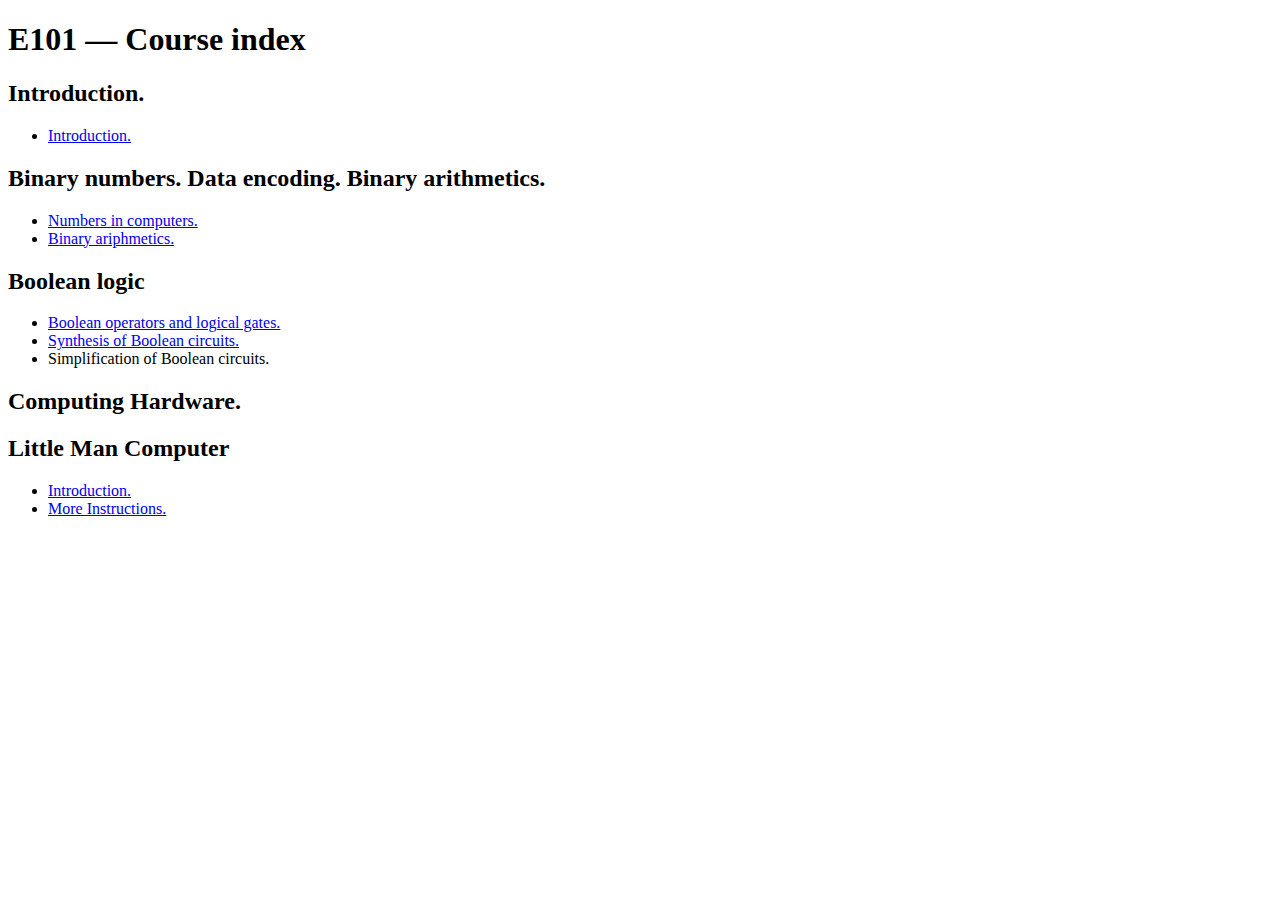
<file: docs/index.html>
<!doctype html>
<html lang="en">
<head>
  <meta charset="utf-8" />
  <meta name="viewport" content="width=device-width,initial-scale=1" />
  <title>E101 — Index</title>
</head>
<body>
  <main>
    <h1>E101 — Course index</h1>

    
    <section>
      <h2> Introduction.</h2>
      <ul>
        <li>  <a href = "Intro/intro.html"> Introduction. </a> </li>
        </ul>
    </section>
    <section>
      <h2> Binary numbers. Data encoding. Binary arithmetics.</h2>
      <ul>
        <li>  <a href = "Numbers/positional_binary.html"> Numbers in computers. </a></li>
        <li>  <a href = "Numbers/negative_binary.html"> Binary ariphmetics. </a></li>
      </ul>
    </section>  
    <section>
      <h2>Boolean logic</h2>
      <ul>
        <li> <a href="Boolean/boolean_intro.html"> Boolean operators and logical gates.</a></li>
        <li> <a href="Boolean/synthesis.html">Synthesis of Boolean circuits.</a></li>
        <li> <!--<a href="Boolean/synthesis.html">-->
           Simplification of Boolean circuits. <!--</a>--></li>
      </ul>
    </section>
    <section>
      <h2>Computing Hardware. </h2>
    </section>
      <h2>Little Man Computer</h2>
      <ul>
        <li><a href="LMC/lmc_intro.html">Introduction.</a></li>
        <li><a href="LMC/lmc_branches.html">More Instructions.</a></li>
      </ul>
    </section>
  </main>
</body>
</html>
</file>
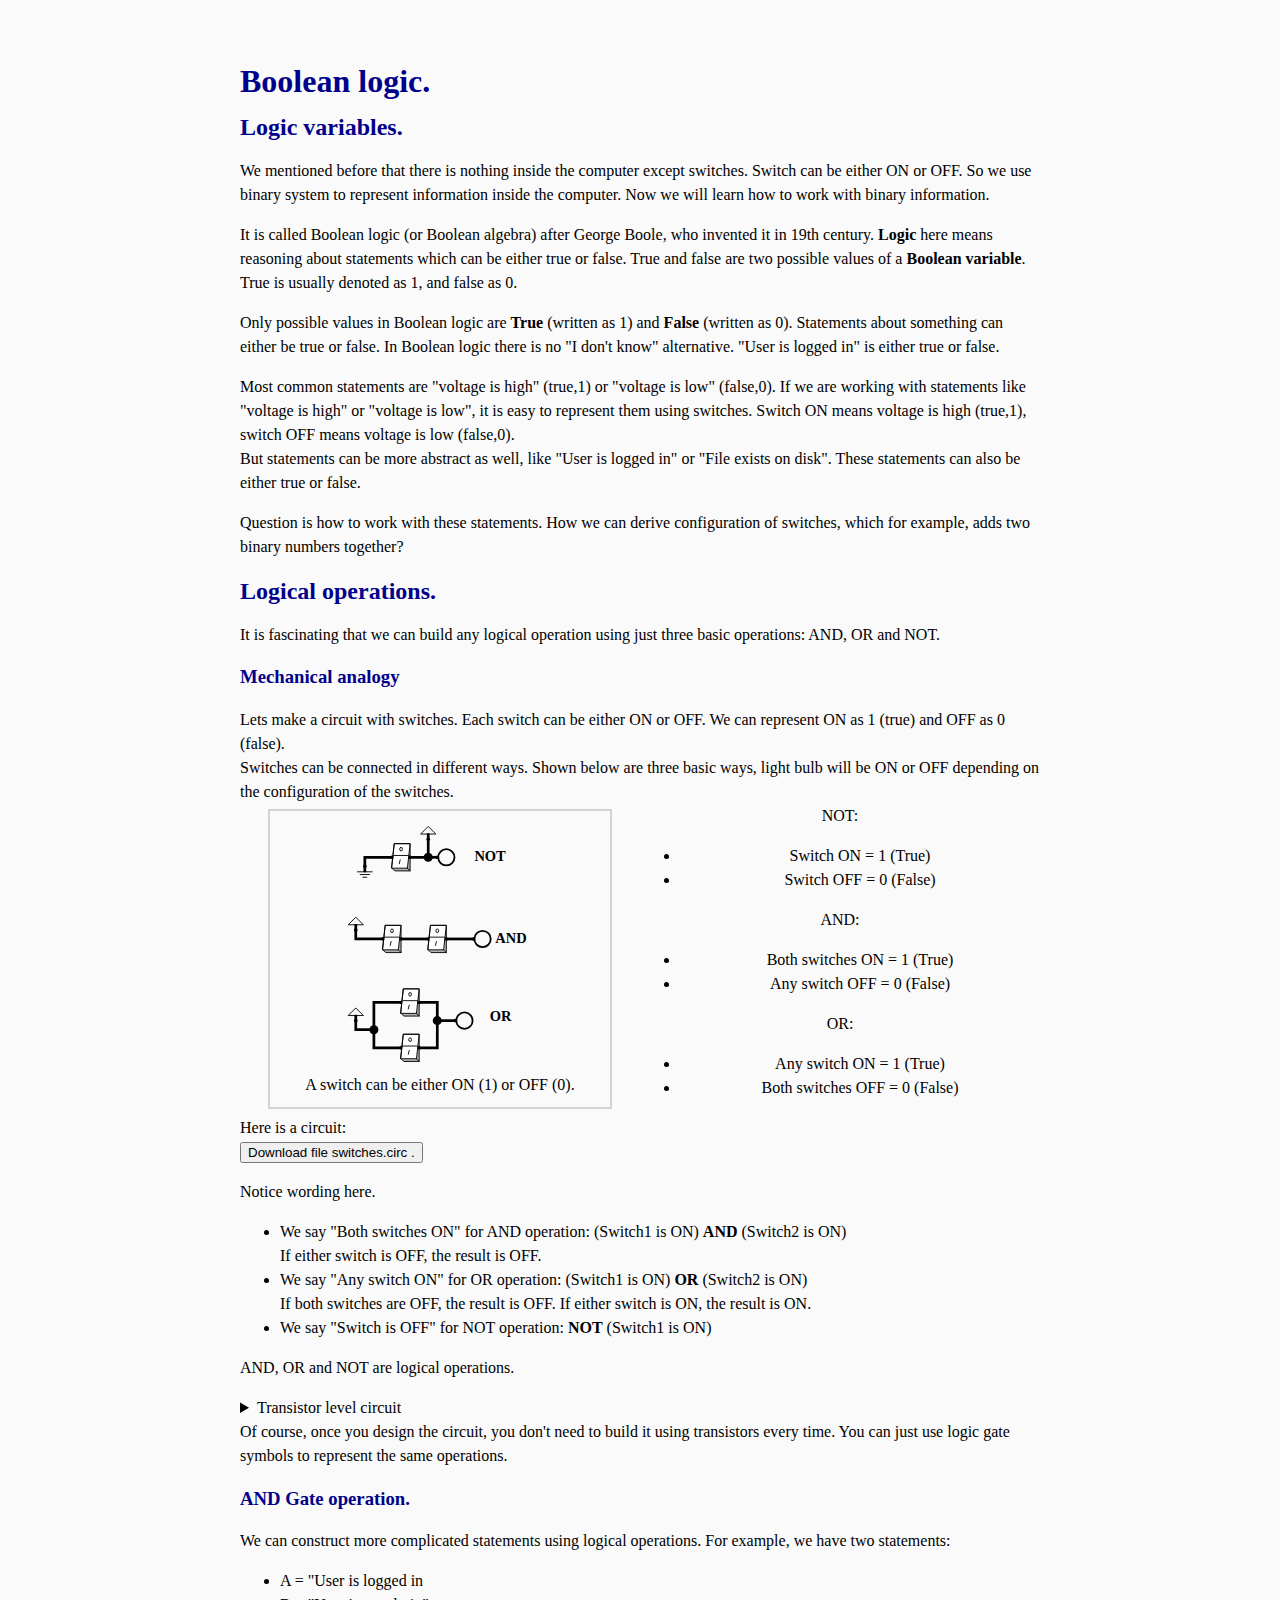
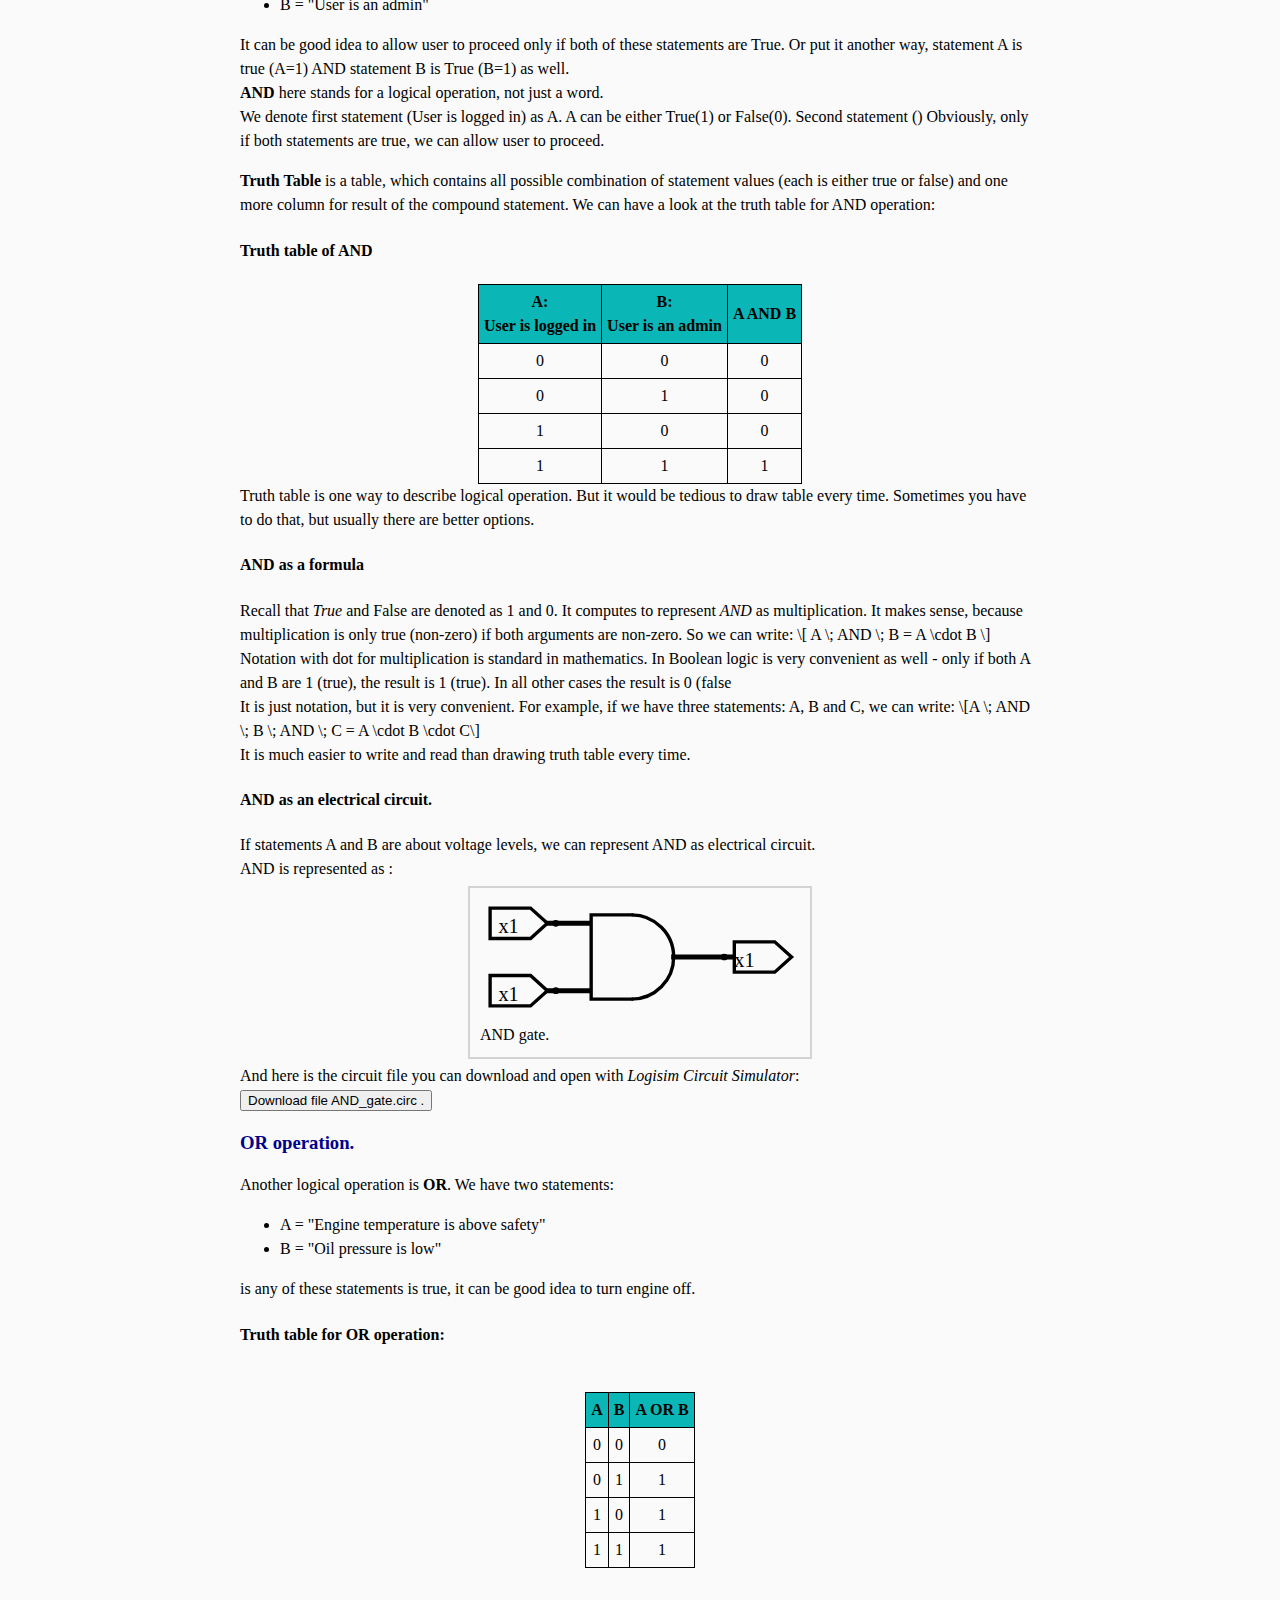
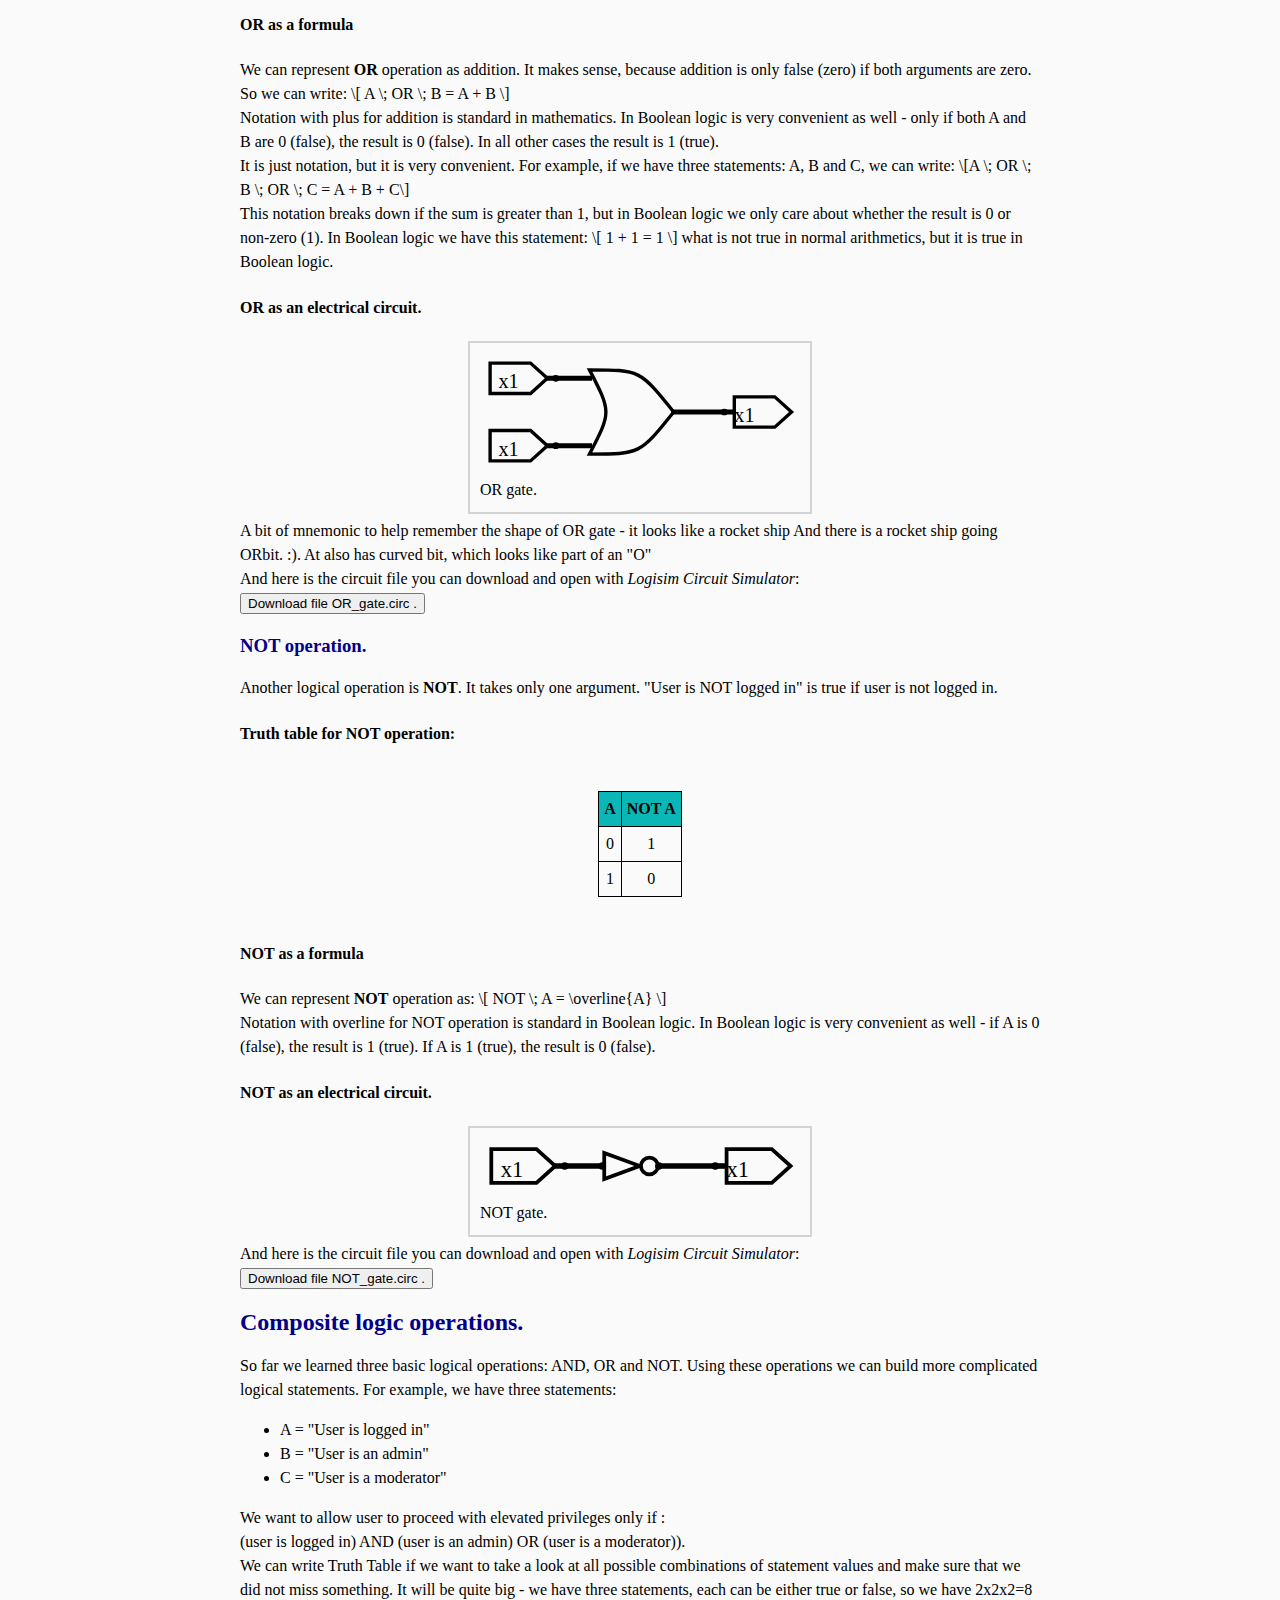
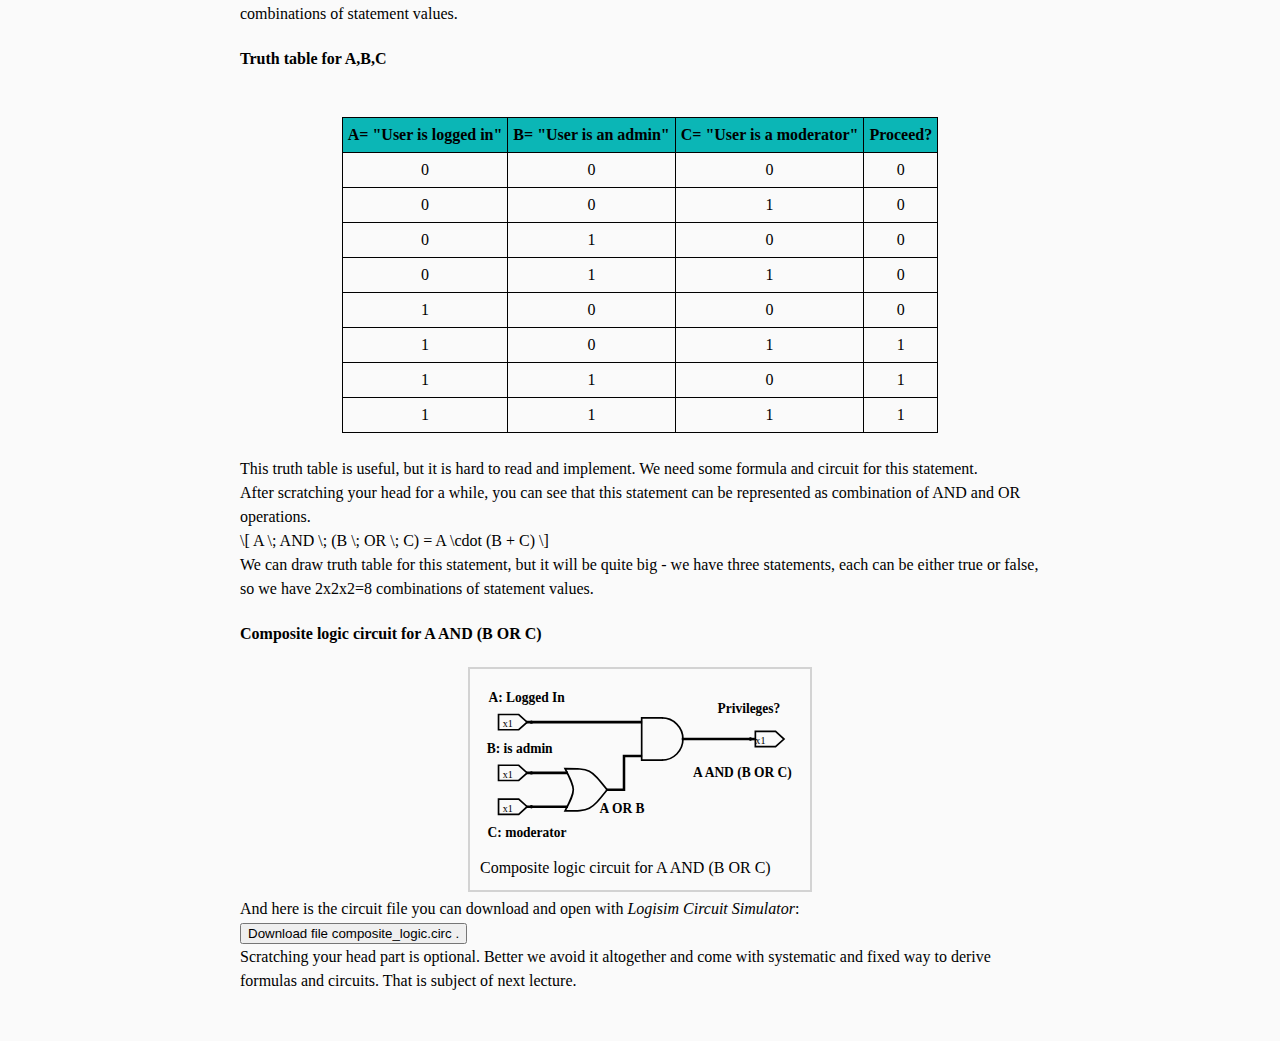
<file: docs/Boolean/boolean_intro.html>
<!DOCTYPE html>
<html>
<head>
	<meta http-equiv="content-type" content="text/html; charset=utf-8"/>
	<title> Boolean algebra.</title>
	<link rel="stylesheet" href="../nn_read.css"  />
	<script type="text/javascript" async="" src="https://ecs.wgtn.ac.nz/libs/mathjax/26/MathJax.js?config=TeX-MML-AM_CHTML">
</script>        
<!--
 <a href="Python/e_field.py" download>  <button>Download file e_field.py .</button></a>
 -->
</head>

<body lang="en-NZ" link="#000080" vlink="#800000" dir="ltr">
<h1 class="western">Boolean logic. </h1>

<h2> Logic variables. </h2>
<p> We mentioned before that there is nothing inside the 
	computer except switches. Switch can be either ON or OFF.
	So we use binary system to represent information inside the computer.
	Now we will learn how to work with binary information.
</p>
<p>
	It is called Boolean logic (or Boolean algebra) after George Boole,
	who invented it in 19th century.
	<strong>Logic</strong> here means reasoning about statements which can be 
	either true or false. True and false are two possible values of
   a <strong>Boolean variable</strong>. True is usually denoted as 1, and false as 0. 
</p>
<!--
<p>
In arithmetics we use symbols like x and y to which we can assign numerical
values. We define operations we can do, like addition, subtraction, division.
Something like 
x= 3 ; y =9 ; z =x+y 
is standard arithmetics.
</p>
-->
<p>
Only possible values in Boolean logic are <b>True</b> (written as 1) and
<b>False</b> (written as 0).
Statements about something can either be true or false. In Boolean logic
there is no "I don't know" alternative. 
"User is logged in" is either true or false. 
</p>
<p>
Most common statements are "voltage is high" (true,1) or "voltage is low" (false,0).
If we are working with statements like "voltage is high" or "voltage is low",
it is easy to represent them using switches. Switch ON means voltage is high (true,1),
switch OFF means voltage is low (false,0).<br>
But statements can be more abstract as well, like "User is logged in" or
"File exists on disk". These statements can also be either true or false.
</p>
<p>
Question is how to work with these statements. How we can derive configuration
of switches, which for example, adds two binary numbers together?
</p>

<h2> Logical operations. </h2>
It is fascinating that we can build any logical operation using just
three basic operations: AND, OR and NOT.
<br>
<h3>Mechanical analogy	</h3>
Lets make a circuit with switches. Each switch can be either ON or OFF.
We can represent ON as 1 (true) and OFF as 0 (false).<br>

Switches can be connected in different ways. Shown below are three basic ways,
light bulb will be ON or OFF depending on the configuration of the switches.<br>

<div class="row">
<div class="column" style="text-align: center;">
<figure style="border: 2px solid lightgray; padding: 10px; width: 80% ; 
  margin: 5px auto;">
<img src="Images/switches.svg"  style="width: 60%;  height: 60%; object-fit: cover;" 
alt="switches.svg">
<figcaption>  A switch can be either ON (1) or OFF (0). </figcaption>
</figure>
</div>
<div class="column" style="text-align: center;">
	NOT:
	<ul>
		<li> Switch ON  = 1 (True) </li>
		<li> Switch OFF = 0 (False) </li>
	</ul>
    AND:
	<ul>
		<li> Both switches ON  = 1 (True) </li>
		<li> Any switch OFF = 0 (False) </li>
	</ul>
	OR:	
	<ul>
		<li> Any switch ON  = 1 (True) </li>
		<li> Both switches OFF = 0 (False) </li>
	</ul>
</div>
</div>
Here is a circuit:<br>
<a href="Circs/switches.circ" download>  <button>Download file switches.circ .</button></a>
<br>
<p>
	Notice wording here.
	<ul>
	 <li>We say "Both switches ON" for AND operation: 
		(Switch1 is ON) <b>AND</b> (Switch2 is ON) <br>
		If either switch is OFF, the result is OFF.
	</li>
	 <li>We say "Any switch ON" for OR operation: 
		(Switch1 is ON) <b>OR</b> (Switch2 is ON) <br>
		If both switches are OFF, the result is OFF.
		If either switch is ON, the result is ON.
	</li>
	 <li>We say "Switch is OFF" for NOT operation: <b>NOT</b> (Switch1 is ON)</li>
	 </ul>
	 AND, OR and NOT are logical operations. 
</p>

	<div class="box">
     <details> 
		 <summary>Transistor level circuit </summary>
<p>
As there are not billions of small people inside the computer watching the light
bulbs and flipping the switches, we show the electrical representation of the same
circuit:<br>

You can download the circuit files here:<br>
<a href="Circs/AND_gate_tr.circ" download>  <button>Download file AND_gate_tr.circ .</button></a>
<br>
<a href="Circs/OR_gate_tr.circ" download>  <button>Download file OR_gate_tr.circ .</button></a>
<br>
<a href="Circs/NOT_gate_tr.circ" download>  <button>Download file NOT_gate_tr.circ .</button></a>
<br>
These circuits are for information only. You don't need to build or memorize them.
	 
As you can see we used 2 transistors for NOT operation, 6 transistors for both AND
and OR operations. Transistors are the real switches inside the computer.
</p>
</details>
</div>
Of course, once you design the circuit, you don't need to build it using transistors
every time. You can just use logic gate symbols to represent the same operations.


<h3> AND Gate operation.</h3>
<p>
We can construct more complicated statements using logical operations.	
For example, we have two statements:
<ul>
 <li> A = "User is logged in </li>  
 <li> B = "User is an admin" </li>
</ul>
It can be good idea to allow user to proceed only if both of these statements are True.
Or put it another way, statement A is true (A=1) AND statement B is True (B=1) as well.<br>
<b>AND</b> here stands for a logical operation, not just a word.<br>
We denote first statement (User is logged in) as A. A can be either True(1) or False(0).
Second statement () 
Obviously, only if both statements are true, we can allow user to proceed.
</p>
<b>Truth Table</b> is a table, which contains all possible combination of statement values (each is either
true or false) and one more column for result of the compound statement.
We can have a look at the truth table for AND operation:
<br>
<h4>  Truth table of AND</h4>
<table border="1" cellspacing="0" cellpadding="4" class="center">
<tr><th>A:<br>User is logged in</th><th>B:<br> User is an admin</th><th>A AND B</th></tr>
<tr><td>0</td><td>0</td><td>0</td></tr>
<tr><td>0</td><td>1</td><td>0</td></tr>
<tr><td>1</td><td>0</td><td>0</td></tr>
<tr><td>1</td><td>1</td><td>1</td></tr>
</table>
Truth table is one way to describe logical operation. But it would be tedious
to draw table every time. Sometimes you have to do that, but usually there are
better options.
<h4> AND as a formula</h4>
Recall that <i>True</i> and False are denoted as 1 and 0. It computes to represent
<i>AND</i> as multiplication. It makes sense, because multiplication
is only true (non-zero) if both arguments are non-zero. So we can write:		

\[ A \; AND \; B = A \cdot B \]
<br>
Notation with dot for multiplication is standard in mathematics.
In Boolean logic is very convenient as well - only if both A and B are 1 (true),
the result is 1 (true). In all other cases the result is 0 (false
<br>
It is just notation, but it is very convenient. For example,
if we have three statements: A, B and C, we can write:
\[A  \; AND \; B \; AND \; C = A \cdot B \cdot C\]
<br>
It is much easier to write and read than drawing truth table every time.

<h4> AND as an electrical circuit.</h4>
If statements A and B are about voltage levels, we can represent 
AND as electrical circuit.<br>
AND is represented as :
 <figure style="border: 2px solid lightgray; padding: 10px; width: 40% ; margin: 5px auto;">
<img src="Images/AND.svg"  style="width: 100%;  height: 100%; object-fit: cover;" alt="AND.svg">
<figcaption>  AND gate. </figcaption>
</figure>
And here is the circuit file you can download and open with
<em>Logisim Circuit Simulator</em>:<br>
<a href="Circs/AND_gate.circ" download>  <button>Download file AND_gate.circ .</button></a>
<br>


<h3> OR operation. </h3>
Another logical operation is <b>OR</b>. We have two statements: 
<ul>
	<li> A = "Engine temperature is above safety" </li>
	<li> B = "Oil pressure is low"</li>
</ul>
is any of these statements is true, it can be good idea
to turn engine off.<br> 

<h4>Truth table for OR operation:</h4>
<br>
<table border="1" cellspacing="0" cellpadding="4">
<tr><th>A</th><th>B</th><th>A OR B</th></tr>
<tr><td>0</td><td>0</td><td>0</td></tr>
<tr><td>0</td><td>1</td><td>1</td></tr>
<tr><td>1</td><td>0</td><td>1</td></tr>
<tr><td>1</td><td>1</td><td>1</td></tr>
</table>
<br>
<h4> OR as a formula</h4>
We can represent <b>OR</b> operation as addition. It makes sense, because
addition is only false (zero) if both arguments are zero. So we can write:		
\[ A \; OR \; B = A + B \]
<br>
Notation with plus for addition is standard in mathematics.
In Boolean logic is very convenient as well - only if both A and B are 0 (false),
the result is 0 (false). In all other cases the result is 1 (true).
<br>
It is just notation, but it is very convenient. For example,
if we have three statements: A, B and C, we can write:
\[A  \; OR \; B \; OR \; C = A + B + C\]
<br>
This notation breaks down if the sum is greater than 1, but in Boolean logic
we only care about whether the result is 0 or non-zero (1).
In Boolean logic we have this statement:
\[ 1 + 1 = 1 \]
what is not true in normal arithmetics, but it is true in Boolean logic.
<br>

<h4> OR as an electrical circuit.</h4>

<figure style="border: 2px solid lightgray; padding: 10px; width: 40% ; margin: 5px auto;">
<img src="Images/OR.svg"  style="width: 100%;  height: 100%; object-fit: cover;" alt="OR.svg">
<figcaption>  OR gate. </figcaption>
</figure>
A bit of mnemonic to help remember the shape of OR gate - it looks like a rocket ship
And there is a rocket ship going ORbit. :). At also has curved bit, which looks
like part of an "O"<br>

And here is the circuit file you can download and open with
<em>Logisim Circuit Simulator</em>:<br>
<a href="Circs/OR_gate.circ" download>  <button>Download file OR_gate.circ .</button></a>
<br>



<h3> NOT operation.</h3>
Another logical operation is <b>NOT</b>. It takes only one argument.
"User is NOT logged in" is true if user is not logged in. 
<h4>Truth table for NOT operation:</h4>
<br>
<table border="1" cellspacing="0" cellpadding="4">
<tr><th>A</th><th>NOT A</th></tr>
<tr><td>0</td><td>1</td></tr>
<tr><td>1</td><td>0</td></tr>
</table>
<br>
<h4> NOT as a formula</h4>
We can represent <b>NOT</b> operation as:		
\[ NOT \; A = \overline{A} \]
<br>
Notation with overline for NOT operation is standard in Boolean logic.
In Boolean logic is very convenient as well - if A is 0 (false),
the result is 1 (true). If A is 1 (true), the result is 0 (false).
<br>
<h4> NOT as an electrical circuit.</h4>
<figure style="border: 2px solid lightgray; padding: 10px; width: 40% ; margin: 5px auto;">
<img src="Images/NOT.svg"  style="width: 100%;  height: 100%; object-fit: cover;" alt="NOT.svg">
<figcaption>  NOT gate. </figcaption>
</figure>
And here is the circuit file you can download and open with
<em>Logisim Circuit Simulator</em>:<br>
<a href="Circs/NOT_gate.circ" download>  <button>Download file NOT_gate.circ .</button></a>
<br>


<h2> Composite logic operations. </h2>
So far we learned three basic logical operations: AND, OR and NOT.
Using these operations we can build more complicated logical statements.
For example, we have three statements:
<ul>
	<li> A = "User is logged in" </li>
	<li> B = "User is an admin"</li>
	<li> C = "User is a moderator"</li>
</ul>
We want to allow user to proceed with elevated privileges only if :<br>
(user is logged in) AND
(user is an admin) OR (user is a moderator)).<br>
We can write Truth Table if we want to take a look at all possible combinations
of statement values and make sure that we did not miss something. It will be quite big - we have three statements,
each can be either true or false, so we have 2x2x2=8 combinations of statement values.
<br>
<h4> Truth table for  A,B,C </h4>
<br>
<table border="1" cellspacing="0" cellpadding="4">
<tr><th>A= "User is logged in"</th><th>B= "User is an admin"</th><th>C= "User is a moderator"</th><th>Proceed?</th></tr>
<tr><td>0</td><td>0</td><td>0</td><td>0</td></tr>
<tr><td>0</td><td>0</td><td>1</td><td>0</td></tr>
<tr><td>0</td><td>1</td><td>0</td><td>0</td></tr>
<tr><td>0</td><td>1</td><td>1</td><td>0</td></tr>
<tr><td>1</td><td>0</td><td>0</td><td>0</td></tr>
<tr><td>1</td><td>0</td><td>1</td><td>1</td></tr>
<tr><td>1</td><td>1</td><td>0</td><td>1</td></tr>
<tr><td>1</td><td>1</td><td>1</td><td>1</td></tr>
</table>
<br>
This truth table is useful, but it is hard to read and implement. We need
some formula and circuit for this statement.
<br>

After scratching your head for a while, you can see that this statement
can be represented as combination of AND and OR operations.<br>
\[ A \; AND \; (B \; OR \; C) = A \cdot (B + C) \]
<br>
We can draw truth table for this statement, but it will be quite big -
we have three statements, each can be either true or false,
so we have 2x2x2=8 combinations of statement values.
<br>

<h4> Composite logic circuit for  A AND (B OR C) </h4>
<figure style="border: 2px solid lightgray; padding: 10px; width: 40% ; margin: 5px auto;">
<img src="Images/Composite_logic.svg"  style="width: 100%;  height: 100%; object-fit: cover;" alt="Composite_logic.svg">
<figcaption>  Composite logic circuit for  A AND (B OR C) </figcaption>
</figure>
And here is the circuit file you can download and open with
<em>Logisim Circuit Simulator</em>:<br>
<a href="Circs/composite_logic.circ" download>  <button>Download file composite_logic.circ .</button></a>
<br>	

Scratching your head part is optional. Better we avoid it altogether
and come with systematic and fixed way to derive formulas and circuits.
That is subject of next lecture.

</body> 
</html>
</file>
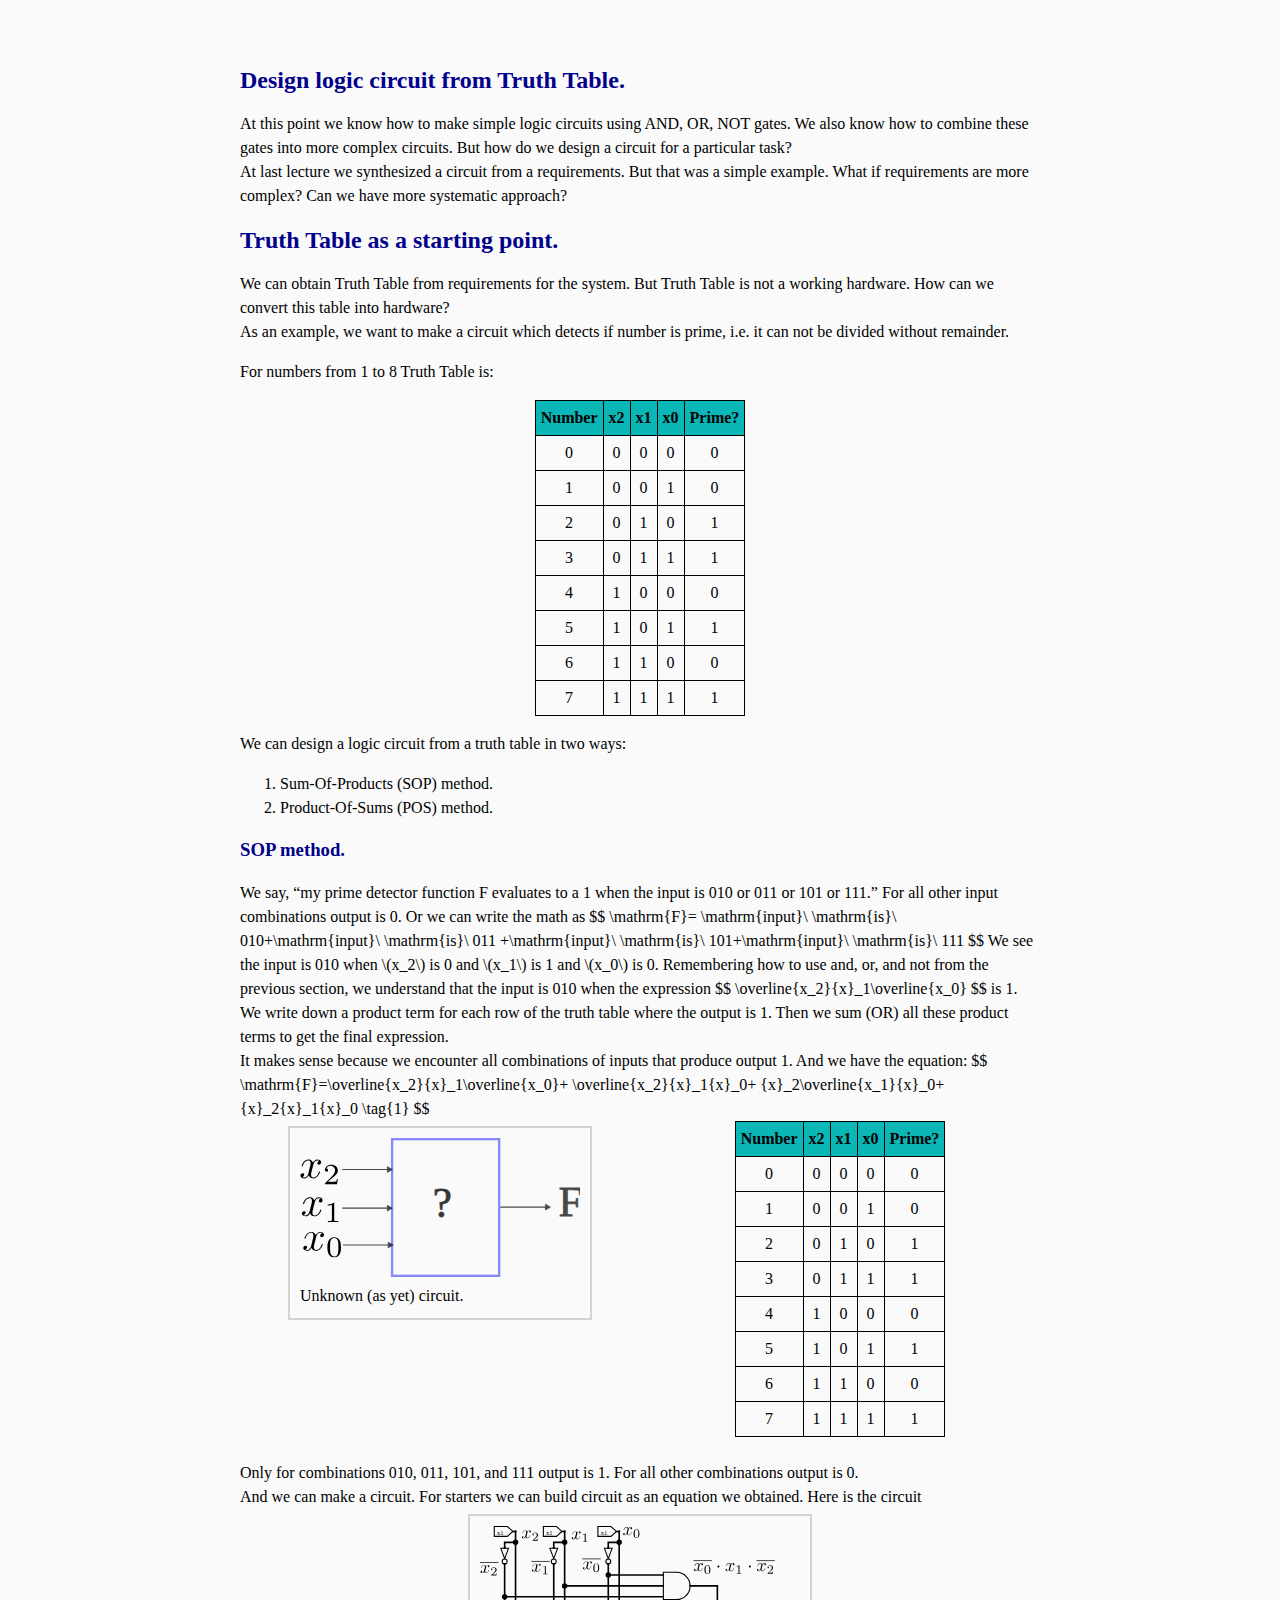
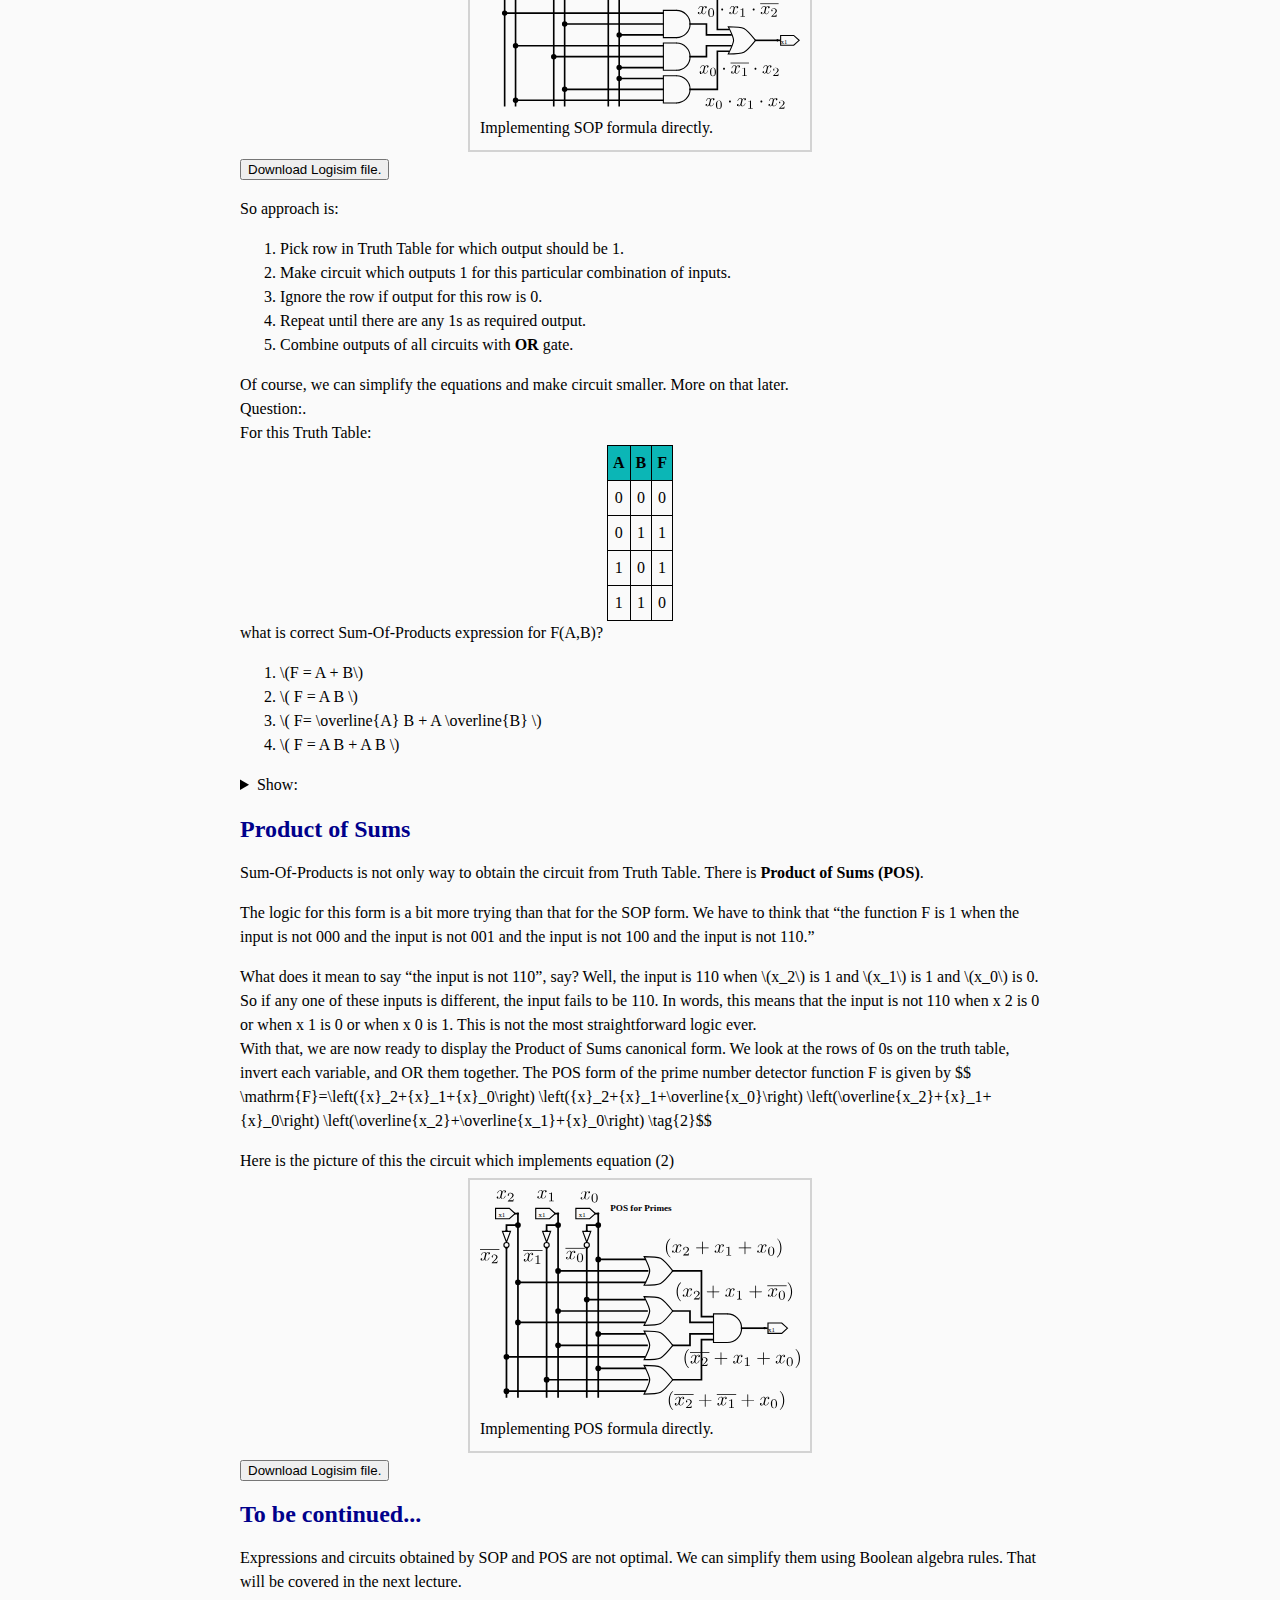
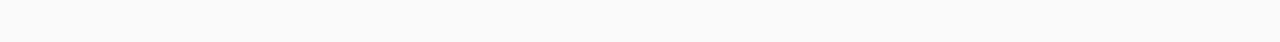
<file: docs/Boolean/synthesis.html>
<!DOCTYPE html>
<html lang="en">
<head>
  <meta charset="utf-8">
 	<link rel="stylesheet" href="../nn_read.css"  />
</head>
 <title> Synthesis of circuits. </title>  
 <script type="text/javascript" async="" src="https://ecs.wgtn.ac.nz/libs/mathjax/26/MathJax.js?config=TeX-MML-AM_CHTML">
</script>        

<body>
<h2> Design logic circuit from Truth Table. </h2>

At this point we know how to make simple logic circuits using AND, OR,
NOT gates. We also know how to combine these gates into more complex
circuits. But how do we design a circuit for a particular task?<br>
At last lecture we synthesized a circuit from a requirements. But 
that was a simple example. What if requirements are more complex?
Can we have more systematic approach?<br>

<h2> Truth Table as a starting point. </h2>

We can obtain Truth Table from requirements for the system. But Truth
Table is not a working hardware. How can we convert this table
into hardware?<br>
As an example, we want to make a circuit which detects if number is
prime, i.e. it can not be divided without remainder.
<p>
  For numbers from 1 to 8 Truth Table is:
  <!--<table border="1" cellspacing="0" cellpadding="4">-->
<table>  
    <tr> <th> Number</th> <th>x2</th><th>x1</th><th>x0</th><th>Prime?</th> </tr>
    <tr> <td>0</td> <td>0</td> <td>0</td><td>0</td><td>0</td> </tr>
    <tr> <td>1</td> <td>0</td> <td>0</td><td>1</td><td>0</td> </tr>
    <tr> <td>2</td> <td>0</td> <td>1</td><td>0</td><td>1</td> </tr>
    <tr> <td>3</td> <td>0</td> <td>1</td><td>1</td><td>1</td> </tr>

    <tr> <td>4</td> <td>1</td> <td>0</td><td>0</td><td>0</td> </tr>
    <tr> <td>5</td> <td>1</td> <td>0</td><td>1</td><td>1</td> </tr>
    <tr> <td>6</td> <td>1</td> <td>1</td><td>0</td><td>0</td> </tr>
    <tr> <td>7</td> <td>1</td> <td>1</td><td>1</td><td>1</td> </tr>
</table>
</p>


We can design a logic circuit from a truth table in two ways:
<ol>
    <li> Sum-Of-Products (SOP) method. </li>
    <li> Product-Of-Sums (POS) method. </li>
</ol>
<h3> SOP method. </h3>
We say, “my prime detector function F evaluates to a 1 when the 
input is 010 or 011 or 101 or 111.” For all other input combinations
output is 0. 
Or we can write the math as

$$ \mathrm{F}=
\mathrm{input}\ \mathrm{is}\ 010+\mathrm{input}\ \mathrm{is}\ 011
+\mathrm{input}\ \mathrm{is}\ 101+\mathrm{input}\ \mathrm{is}\ 111 $$

We see the input is 010 when \(x_2\) is 0 and \(x_1\) is 1 and \(x_0\) is 0. 
Remembering how to use and, or, and not from the previous section, 
we understand that the input is 010 when the expression 
$$ \overline{x_2}{x}_1\overline{x_0} $$
 is 1.<br>

We write down a product term for each row of the truth table where
 the output is 1.


Then we sum (OR) all these product terms to get the final expression.<br>
It makes sense because we encounter all combinations of inputs that produce output 1.
And we have the equation:

$$ \mathrm{F}=\overline{x_2}{x}_1\overline{x_0}+
               \overline{x_2}{x}_1{x}_0+
               {x}_2\overline{x_1}{x}_0+
               {x}_2{x}_1{x}_0 \tag{1} $$


<div class="row">
<div class="column">
<figure style="border: 2px solid lightgray; padding: 10px; width: 70% ; margin: 5px auto;">
<img src="Images/circ1.svg"  style="width: 100%;  height: 100%; object-fit: cover;" alt="circ1.svg">
<figcaption>  Unknown (as yet) circuit. </figcaption>
</figure>
</div>
<div class="column">
<table>  
    <tr> <th> Number</th> <th>x2</th><th>x1</th><th>x0</th><th>Prime?</th> </tr>
    <tr> <td>0</td> <td>0</td> <td>0</td><td>0</td><td>0</td> </tr>
    <tr> <td>1</td> <td>0</td> <td>0</td><td>1</td><td>0</td> </tr>
    <tr> <td>2</td> <td>0</td> <td>1</td><td>0</td><td>1</td> </tr>
    <tr> <td>3</td> <td>0</td> <td>1</td><td>1</td><td>1</td> </tr>

    <tr> <td>4</td> <td>1</td> <td>0</td><td>0</td><td>0</td> </tr>
    <tr> <td>5</td> <td>1</td> <td>0</td><td>1</td><td>1</td> </tr>
    <tr> <td>6</td> <td>1</td> <td>1</td><td>0</td><td>0</td> </tr>
    <tr> <td>7</td> <td>1</td> <td>1</td><td>1</td><td>1</td> </tr>
</table>
</div>
</div>
<br>
Only for combinations 010, 011, 101, and 111 output is 1. For all other
combinations output is 0.<br> 

And we can make a circuit. For starters we can build circuit as an 
equation we obtained. Here is the circuit

<figure style="border: 2px solid lightgray; padding: 10px; width: 40% ; margin: 5px auto;">
<img src="Images/SOP_1.svg"  style="width: 100%;  height: 100%; object-fit: cover;" alt="SOP_1.svg">
<figcaption>  Implementing SOP formula directly. </figcaption>
</figure>

<a href="Circs/SOP_1.circ" download>  <button>Download Logisim file.</button></a>

<p>
So approach is:
<ol>
    <li> Pick row in Truth Table for which output should be 1.</li>
    <li> Make circuit which outputs 1 for this particular combination of inputs.</li>
    <li> Ignore the row if output for this row is 0.</li>
    <li> Repeat until there are any 1s as required output. </li>
    <li> Combine outputs of all circuits with <b>OR</b> gate.</li>
</ol>
</p>

Of course, we can simplify the equations and make circuit smaller. More on that later.

<div class="box">
    <div class="title">Question:.</div>
     For this Truth Table:
   <table>
  <tr> <th>A</th> <th>B</th> <th>F</th> </tr>
  <tr> <td>0</td> <td>0</td> <td>0</td> </tr>
  <tr> <td>0</td> <td>1</td> <td>1</td> </tr>
  <tr> <td>1</td> <td>0</td> <td>1</td> </tr>
  <tr> <td>1</td> <td>1</td> <td>0</td> </tr>
  </table>
  what is correct Sum-Of-Products expression for F(A,B)?<br>
     <ol>
      <li> \(F = A + B\) </li>
      <li> \( F = A B \) </li>
      <li> \( F= \overline{A} B + A \overline{B} \) </li>
      <li> \( F = A B + A B \) </li>
     </ol>
     <details>
  <summary>Show:</summary>
  <p> 3: \( F= \overline{A} B + A \overline{B} \)</p>
</details>
</div>


<h2>Product of Sums</h2>
Sum-Of-Products is not only way to obtain the circuit from Truth Table.
There is <b>Product of Sums (POS)</b>.<br>
<p>
The logic for this form is a bit more trying than that for the SOP form. 
We have to think that “the function F is 1 when the input is not 000 
  and the input is not 001 and the input is not 100 and the input is not 110.” 
</p>
<p>
  What does it mean to say “the input is not 110”, say? 
  Well, the input is 110 when \(x_2\) is 1 and \(x_1\) is 1 and \(x_0\) is 0. 
  So if any one of these inputs is different, the input fails to be 110. 
  In words, this means that the input is not 110 when x 2 is 0 or when x 1 is 0 or when x 0 is 1.
   This is not the most straightforward logic ever. <br>
  With that, we are now ready to display the Product of Sums canonical form. 
  We look at the rows of 0s on the truth table, invert each variable, and OR them together. 
  The POS form of the prime number detector function F is given by

$$ \mathrm{F}=\left({x}_2+{x}_1+{x}_0\right)
              \left({x}_2+{x}_1+\overline{x_0}\right)
              \left(\overline{x_2}+{x}_1+{x}_0\right)
              \left(\overline{x_2}+\overline{x_1}+{x}_0\right) \tag{2}$$

</p>
Here is the picture of this the circuit which implements equation (2)
<figure style="border: 2px solid lightgray; padding: 10px; width: 40% ; margin: 5px auto;">
<img src="Images/POS_1.svg"  style="width: 100%;  height: 100%; object-fit: cover;" alt="POS_1.svg">
<figcaption>  Implementing POS formula directly. </figcaption>
</figure>

<a href="Circs/POS_1.circ" download>  <button>Download Logisim file.</button></a>

<!--
<h3>POS Example: Two Inputs</h3>
<p>
  For a simple two-input example, consider the function \(F(A,B)\) 
  that is 1 when the inputs differ (XOR). 
  The rows where \(F=0\) are \(A=0,B=0\) and \(A=1,B=1\). 
  Using the POS method, we write a maxterm (sum) for each 0-row and take their product:
</p>
$$
\mathrm{F}(A,B) = \underbrace{(A+B)}_{\text{0 at }A=0,B=0}\;\underbrace{(\overline{A}+\overline{B})}_{\text{0 at }A=1,B=1}
$$
<p>
  This is the canonical POS for XOR with two inputs. It maps directly to a two-level OR–AND implementation: two OR gates feeding an AND gate.
</p>

<p>
  Truth table for \(F(A,B)\) (XOR):
</p>
<table>
  <tr> <th>A</th> <th>B</th> <th>F(A,B)</th> </tr>
  <tr> <td>0</td> <td>0</td> <td>0</td> </tr>
  <tr> <td>0</td> <td>1</td> <td>1</td> </tr>
  <tr> <td>1</td> <td>0</td> <td>1</td> </tr>
  <tr> <td>1</td> <td>1</td> <td>0</td> </tr>
</table>
-->

<h2>To be continued...</h2>
Expressions and circuits obtained by SOP and POS are not optimal.
We can simplify them using Boolean algebra rules. That will be
covered in the next lecture.
</body>
</html>

<!--
FIGURE
 <figure style="border: 2px solid lightgray; padding: 10px; width: 40% ; margin: 5px auto;">
<img src="Images/integral.svg"  style="width: 100%;  height: 100%; object-fit: cover;" alt="integral.svg">
<figcaption>  Field produced by charge distributed in volume \(V\). </figcaption>
</figure>


<ol style=" background:rgb(150,150,240);" >

LINK TO PYTHON 
 <a href="Python/e_field.py" download>  <button>Download file e_field.py .</button></a>
 
SUMMARY

IMPORTANT FORMULA
-->
</file>
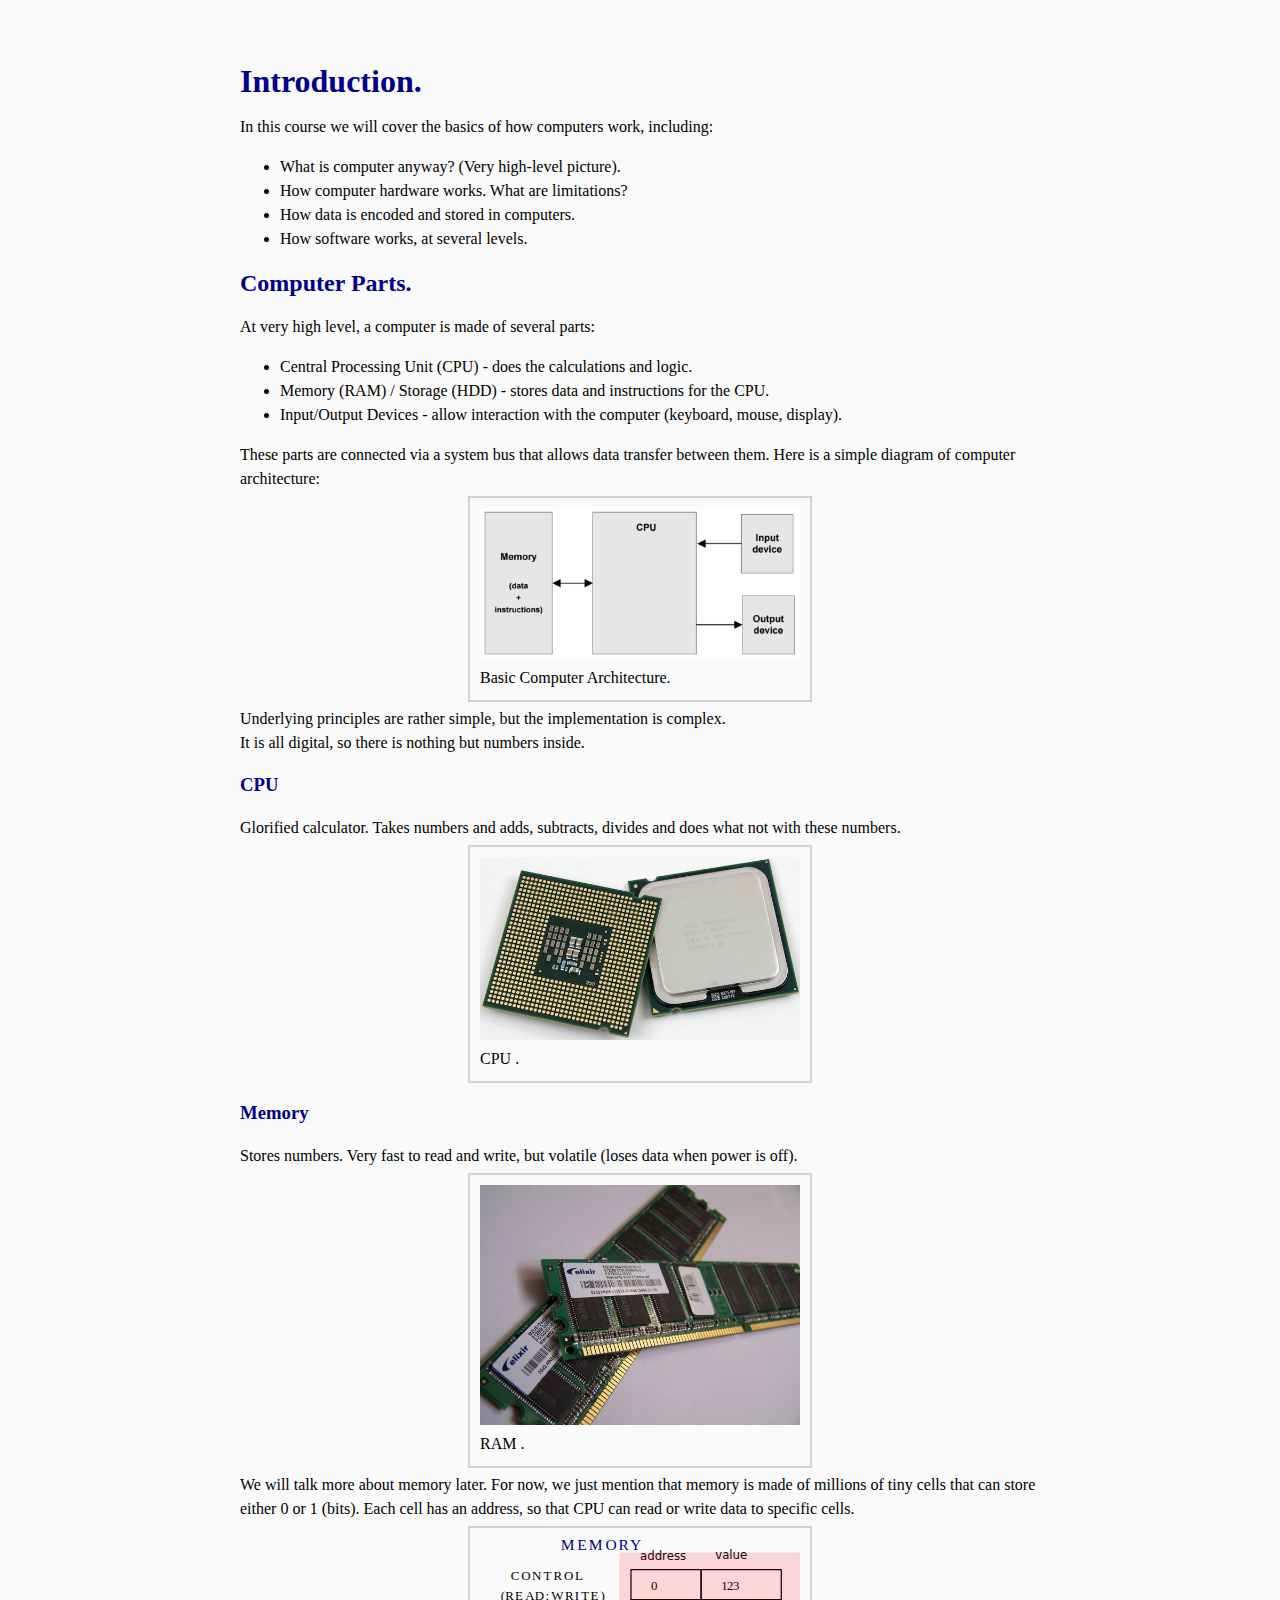
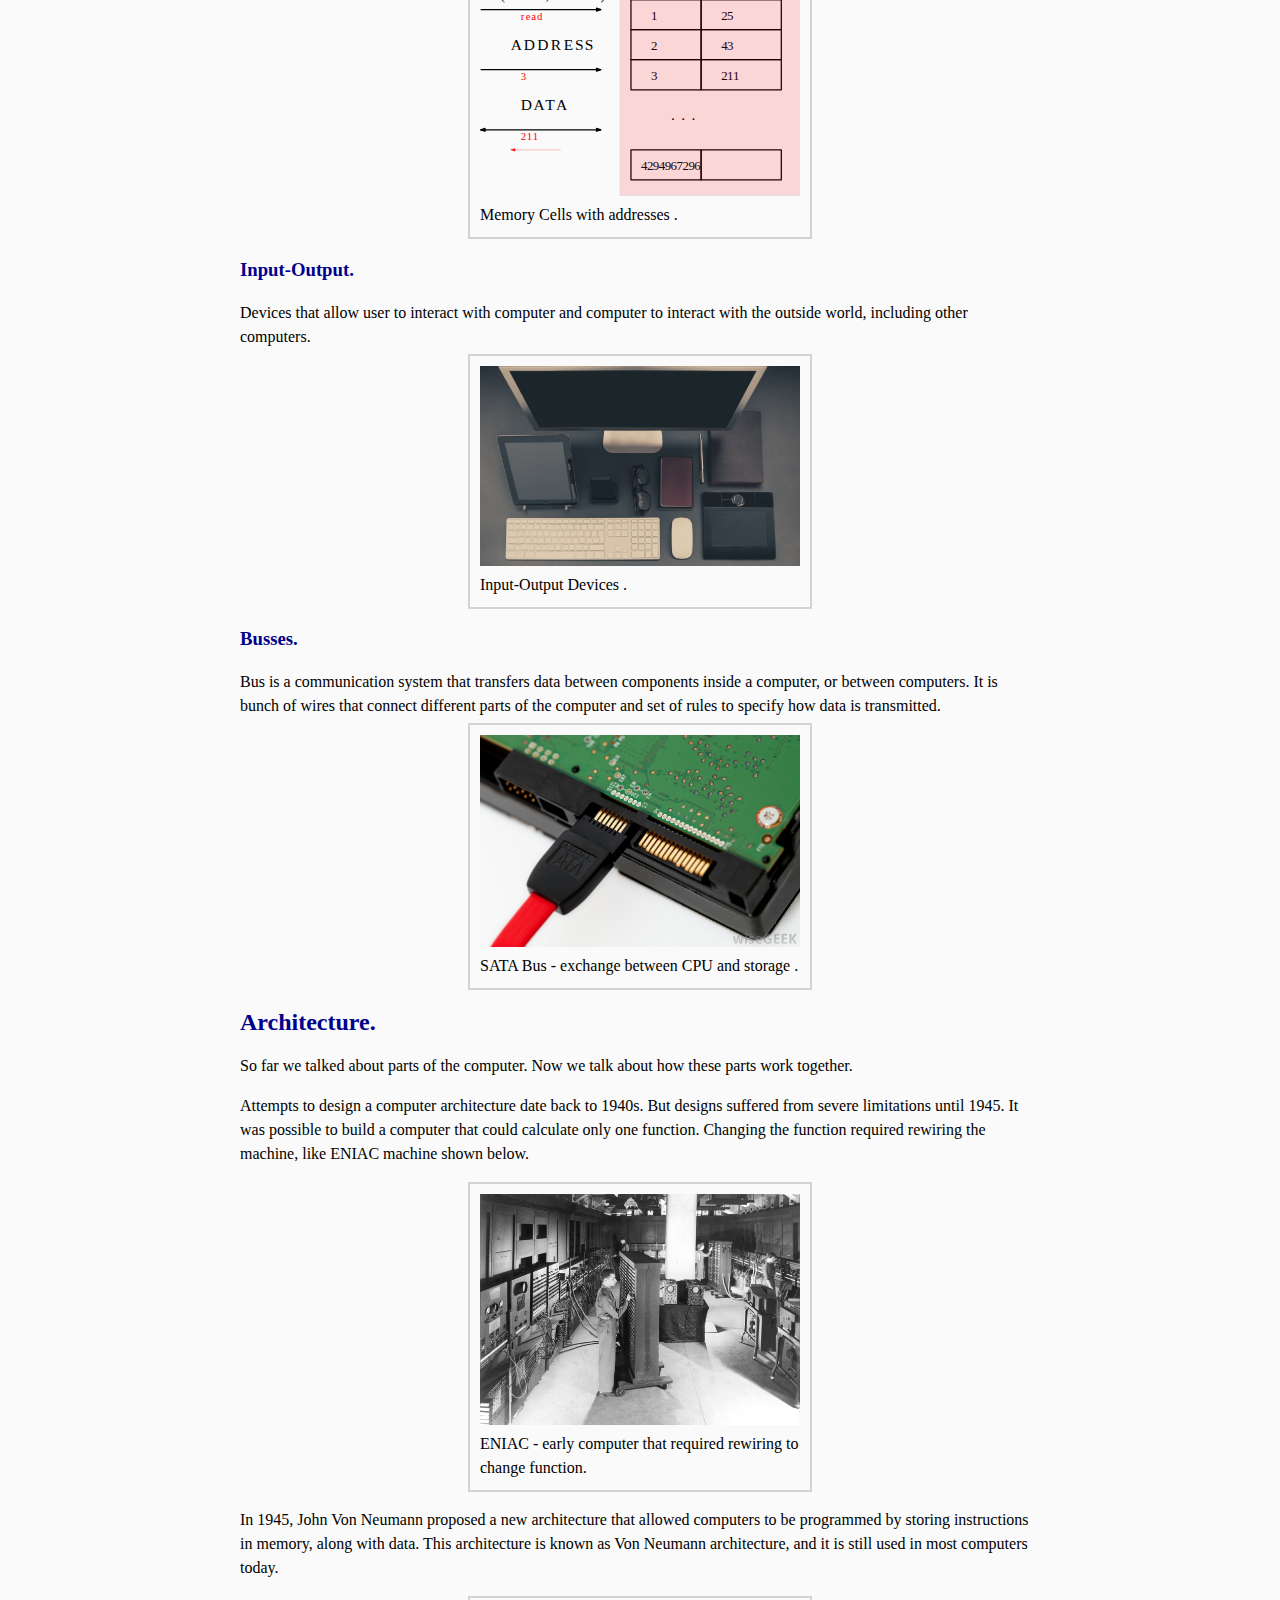
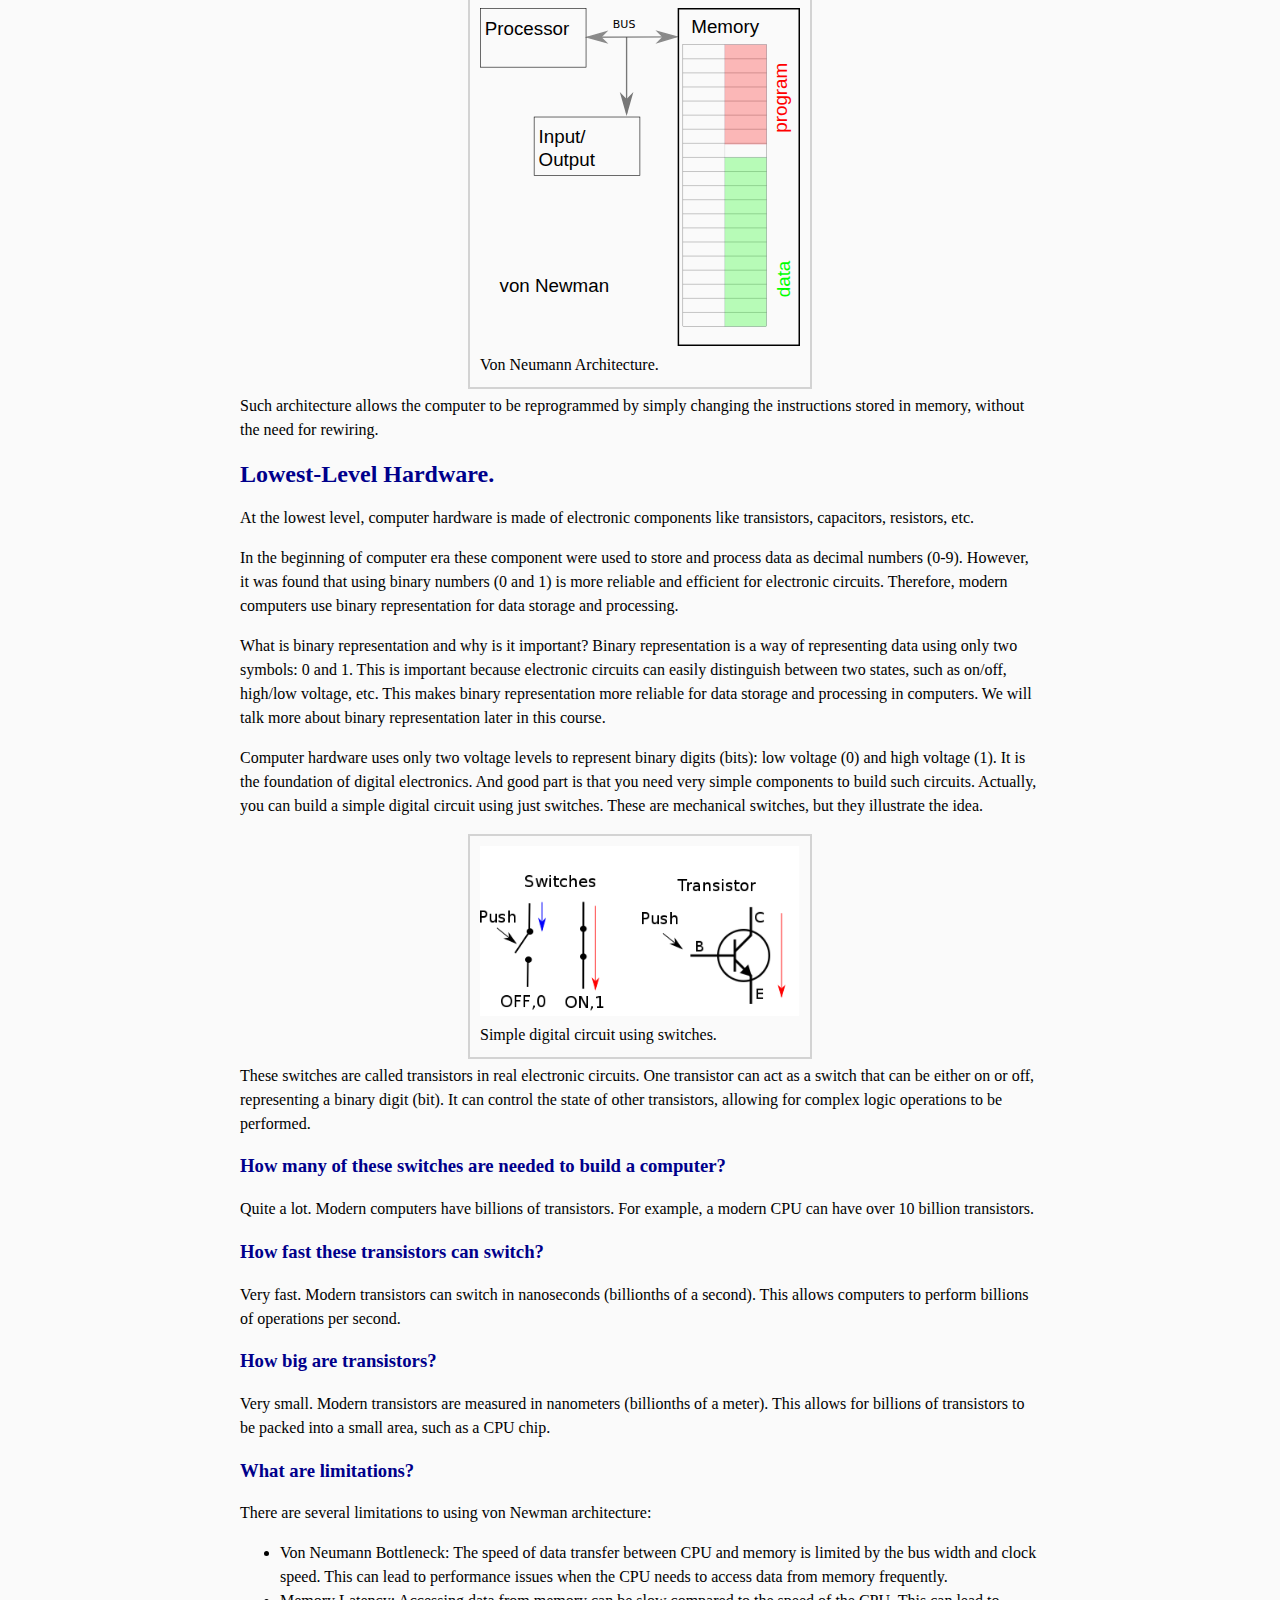
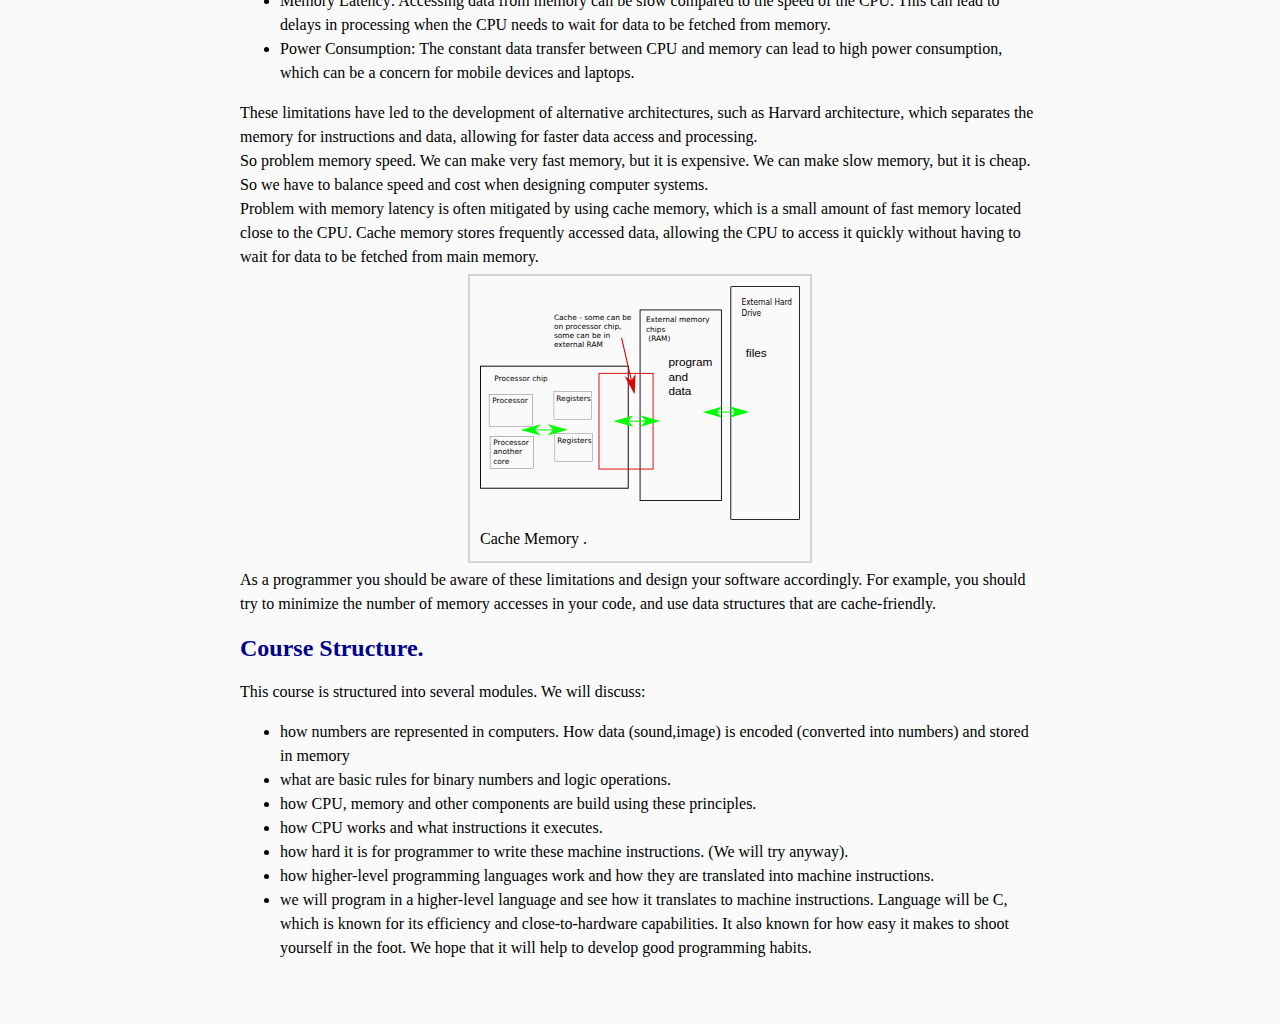
<file: docs/Intro/intro.html>
<!DOCTYPE html>
<html>
<head>
	<link rel="stylesheet" href="../nn_read.css"  />
	<meta http-equiv="content-type" content="text/html; charset=utf-8"/>
	<title> Intro.</title>
</head>
<body lang="en-NZ" link="#000080" vlink="#800000" dir="ltr">

<h1> Introduction.</h1>
In this course we will cover the basics of how computers work, including:
<ul>
<li> What is computer anyway? (Very high-level picture).</li>
<li> How computer hardware works. What are limitations?</li>
<li> How data is encoded and stored in computers.</li>
<li> How software works, at several levels.</li>
</ul>

<h2> Computer Parts. </h2>
At very high level, a computer is made of several parts:
<ul>
<li> Central Processing Unit (CPU) - does the calculations and logic.</li>
<li> Memory (RAM) / Storage (HDD) - stores data and instructions for the CPU.</li>
<li> Input/Output Devices - allow interaction with the computer (keyboard, mouse, display).</li>
</ul>
These parts are connected via a system bus that allows data transfer between them.

Here is a simple diagram of computer architecture:
<figure style="border: 2px solid lightgray; padding: 10px; width: 40% ; margin: 5px auto;">
<img src="Images/architecture2.png"  style="width: 100%;  height: 100%; object-fit: cover;" 
alt="architecture2.png">
<figcaption>  Basic Computer Architecture. </figcaption>
</figure>

Underlying principles are rather simple, but the implementation is complex.<br>
It is all digital, so there is nothing but numbers inside.

<h3>CPU</h3>
Glorified calculator. Takes numbers and adds, subtracts, divides and does what not
with these numbers.
<figure style="border: 2px solid lightgray; padding: 10px; width: 40% ; margin: 5px auto;">
<img src="Images/proc.png"  style="width: 100%;  height: 100%; object-fit: cover;" 
alt="proc.png">
<figcaption>  CPU . </figcaption>
</figure>

<h3> Memory </h3>
Stores numbers. Very fast to read and write, but volatile (loses data when power is off).
<figure style="border: 2px solid lightgray; padding: 10px; width: 40% ; margin: 5px auto;">
<img src="Images/RAM.jpeg"  style="width: 100%;  height: 100%; object-fit: cover;" 
alt="RAM.jpeg">
<figcaption>  RAM . </figcaption>
</figure>
We will talk more about memory later. For now, we just mention that memory is made of
millions of tiny cells that can store either 0 or 1 (bits). Each cell has an address, so
that CPU can read or write data to specific cells.

<figure style="border: 2px solid lightgray; padding: 10px; width: 40% ; margin: 5px auto;">
<img src="Images/memory.svg"  style="width: 100%;  height: 100%; object-fit: cover;" 
alt="memory.svg">
<figcaption>  Memory Cells with addresses . </figcaption>
</figure>

<h3>Input-Output. </h3>
Devices that allow user to interact with computer and computer
 to interact with the outside world, including other computers.

<figure style="border: 2px solid lightgray; padding: 10px; width: 40% ; margin: 5px auto;">
<img src="Images/IO.jpeg"  style="width: 100%;  height: 100%; object-fit: cover;" 
alt="IO.jpeg">
<figcaption>  Input-Output Devices . </figcaption>
</figure>


<h3>Busses.</h3>
Bus is a communication system that transfers data between components inside a computer,
or between computers. It is bunch of wires that connect different parts of the computer 
and set of rules to specify how data is transmitted.
<figure style="border: 2px solid lightgray; padding: 10px; width: 40% ; margin: 5px auto;">
<img src="Images/SATA.jpg"  style="width: 100%;  height: 100%; object-fit: cover;" 
alt="SATA.jpg">
<figcaption>  SATA Bus - exchange between CPU and storage . </figcaption>
</figure>

<h2>Architecture. </h2>
<p>
So far we talked about parts of the computer.
Now we talk about how these parts work together.
</p>
<p>
	Attempts to design a computer architecture date back to 1940s. But designs suffered from
	severe limitations until 1945. It was possible to build a computer that could
	calculate only one function. Changing the function required rewiring the machine, like
	ENIAC machine shown below.
<figure style="border: 2px solid lightgray; padding: 10px; width: 40% ; margin: 5px auto;">
<img src="Images/ENIAC.jpg"  style="width: 100%;  height: 100%; object-fit: cover;" 
alt="ENIAC.jpg">
<figcaption>  ENIAC - early computer that required rewiring to change function. </figcaption>
</figure>
	
</p>
<p>
	In 1945, John Von Neumann proposed a new architecture that allowed computers to be
	programmed by storing instructions in memory, along with data. This architecture
	is known as Von Neumann architecture, and it is still used in most computers today.
	<figure style="border: 2px solid lightgray; padding: 10px; width: 40% ; margin: 5px auto;">
<img src="Images/Newman_1.svg"  style="width: 100%;  height: 100%; object-fit: cover;" 
alt="Newman_1.svg">
<figcaption>  Von Neumann Architecture. </figcaption>
</figure>
Such architecture allows the computer to be reprogrammed by simply changing the
instructions stored in memory, without the need for rewiring.
</p>


<h2> Lowest-Level Hardware.</h2>

At the lowest level, computer hardware is made of electronic components
like transistors, capacitors, resistors, etc. 
<p>
In the beginning of computer era these component were used to store and process data 
as decimal numbers (0-9). However, it was found that using binary numbers (0 and 1)
is more reliable and efficient for electronic circuits. Therefore, modern computers
use binary representation for data storage and processing.
</p>
<p> What is binary representation and why is it important?
Binary representation is a way of representing data using only two symbols: 0 and 1.
This is important because electronic circuits can easily distinguish between two states,
such as on/off, high/low voltage, etc. This makes binary representation more reliable
for data storage and processing in computers. We will talk more about binary
representation later in this course.
</p>
<p>
	Computer hardware uses only two voltage levels to represent binary digits (bits):
	low voltage (0) and high voltage (1). 
	It is the foundation of digital electronics.
	And good part is that you need very simple components to build such circuits.
	Actually, you can build a simple digital circuit using just switches.
	These are mechanical switches, but they illustrate the idea.
	<figure style="border: 2px solid lightgray; padding: 10px; width: 40% ; margin: 5px auto;">
<img src="Images/switch.png"  style="width: 100%;  height: 100%; object-fit: cover;" 
alt="switch.png">
<figcaption>  Simple digital circuit using switches. </figcaption>
</figure>
These switches are called transistors in real electronic circuits. One transistor can
act as a switch that can be either on or off, representing a binary digit (bit). It
can control the state of other transistors, allowing for complex logic operations to be performed.
</p>
<h3>How many of these switches are needed to build a computer?</h3>
Quite a lot. Modern computers have billions of transistors.
For example, a modern CPU can have over 10 billion transistors.	
<h3>How fast these transistors can switch?</h3>
Very fast. Modern transistors can switch in nanoseconds (billionths of a second).
This allows computers to perform billions of operations per second.
<h3>How big are transistors?</h3>
Very small. Modern transistors are measured in nanometers (billionths of a meter).
This allows for billions of transistors to be packed into a small area, such as a CPU chip.

<h3>What are limitations?</h3>
There are several limitations to using von Newman architecture:
<ul>
<li> Von Neumann Bottleneck: The speed of data transfer between CPU and memory is limited
by the bus width and clock speed. This can lead to performance issues when the CPU
needs to access data from memory frequently.</li>
<li> Memory Latency: Accessing data from memory can be slow compared to the speed of
the CPU. This can lead to delays in processing when the CPU needs to wait for data
to be fetched from memory.</li>
<li> Power Consumption: The constant data transfer between CPU and memory can lead to
high power consumption, which can be a concern for mobile devices and laptops.</li>
</ul>
These limitations have led to the development of alternative architectures, such as
Harvard architecture, which separates the memory for instructions and data, allowing
for faster data access and processing.<br>
So problem memory speed. We can make very fast memory, but it is expensive.
We can make slow memory, but it is cheap. So we have to balance speed and cost
when designing computer systems.<br>
Problem with memory latency is often mitigated by using cache memory, which is a small amount
of fast memory located close to the CPU. Cache memory stores frequently accessed data,
allowing the CPU to access it quickly without having to wait for data to be fetched from
main memory.

<figure style="border: 2px solid lightgray; padding: 10px; width: 40% ; margin: 5px auto;">
<img src="Images/memoryLevels.svg"  style="width: 100%;  height: 100%; object-fit: cover;" 
alt="memoryLevels.svg">
<figcaption>  Cache Memory . </figcaption>
</figure>

As a programmer you should be aware of these limitations and design your software
accordingly. For example, you should try to minimize the number of memory accesses
in your code, and use data structures that are cache-friendly.

<h2> Course Structure.</h2>
This course is structured into several modules.
We will discuss:	
<ul>
	<li> how numbers are represented in computers.
	   How data (sound,image) is encoded (converted into numbers) 
		and stored in memory</li>
	<li> what are basic rules for binary numbers and logic operations.</li>
	<li> how CPU, memory and other components are build using these principles.</li>	
	<li> how CPU works and what instructions it executes.</li>
	<li> how hard it is for programmer to write these machine instructions. 
		(We will try anyway). </li>
	<li> how higher-level programming languages work and how they are translated
		into machine instructions.</li>
	<li> we will program in a higher-level language and see how it translates to machine instructions.
		Language will be C, which is known for its efficiency and close-to-hardware capabilities.
	    It also known for how easy it makes to shoot yourself in the foot. We
	hope that it will help to develop good programming habits.</li>
	</li>	
</body>
</html>
</file>
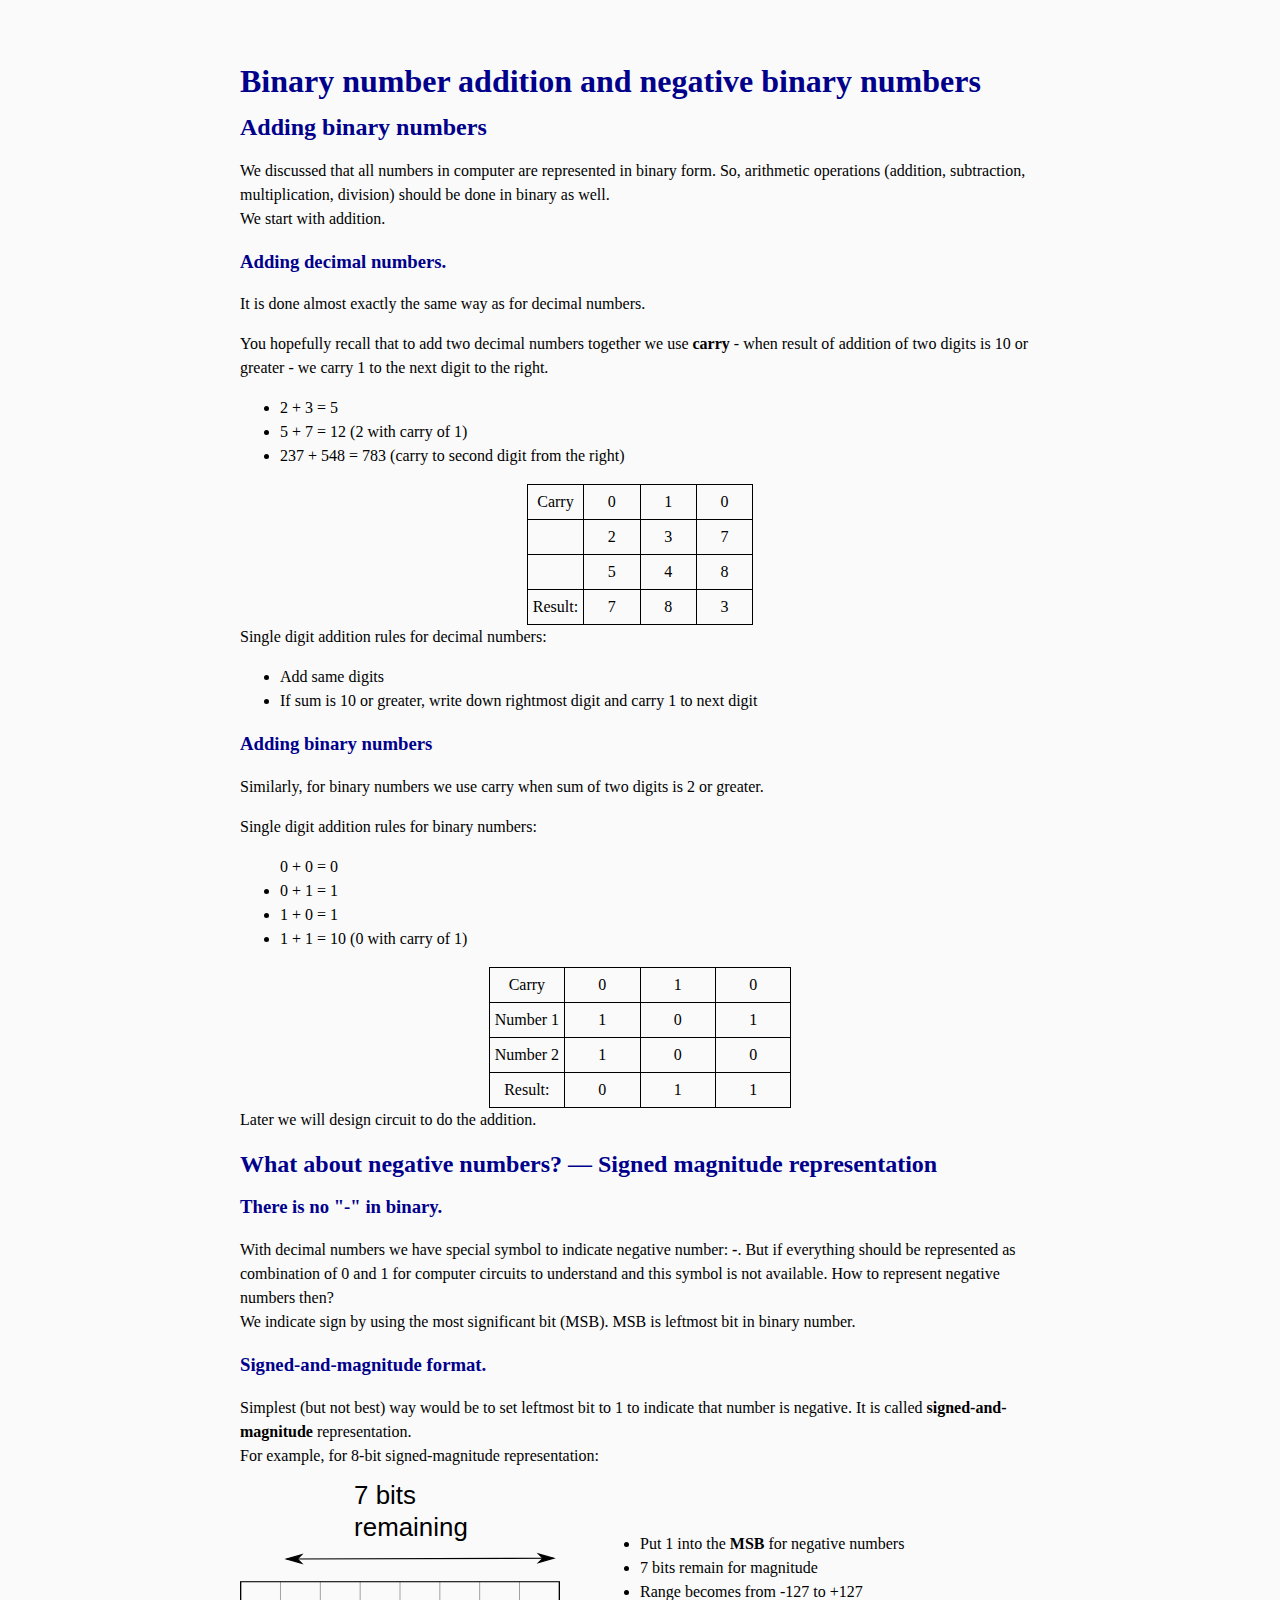
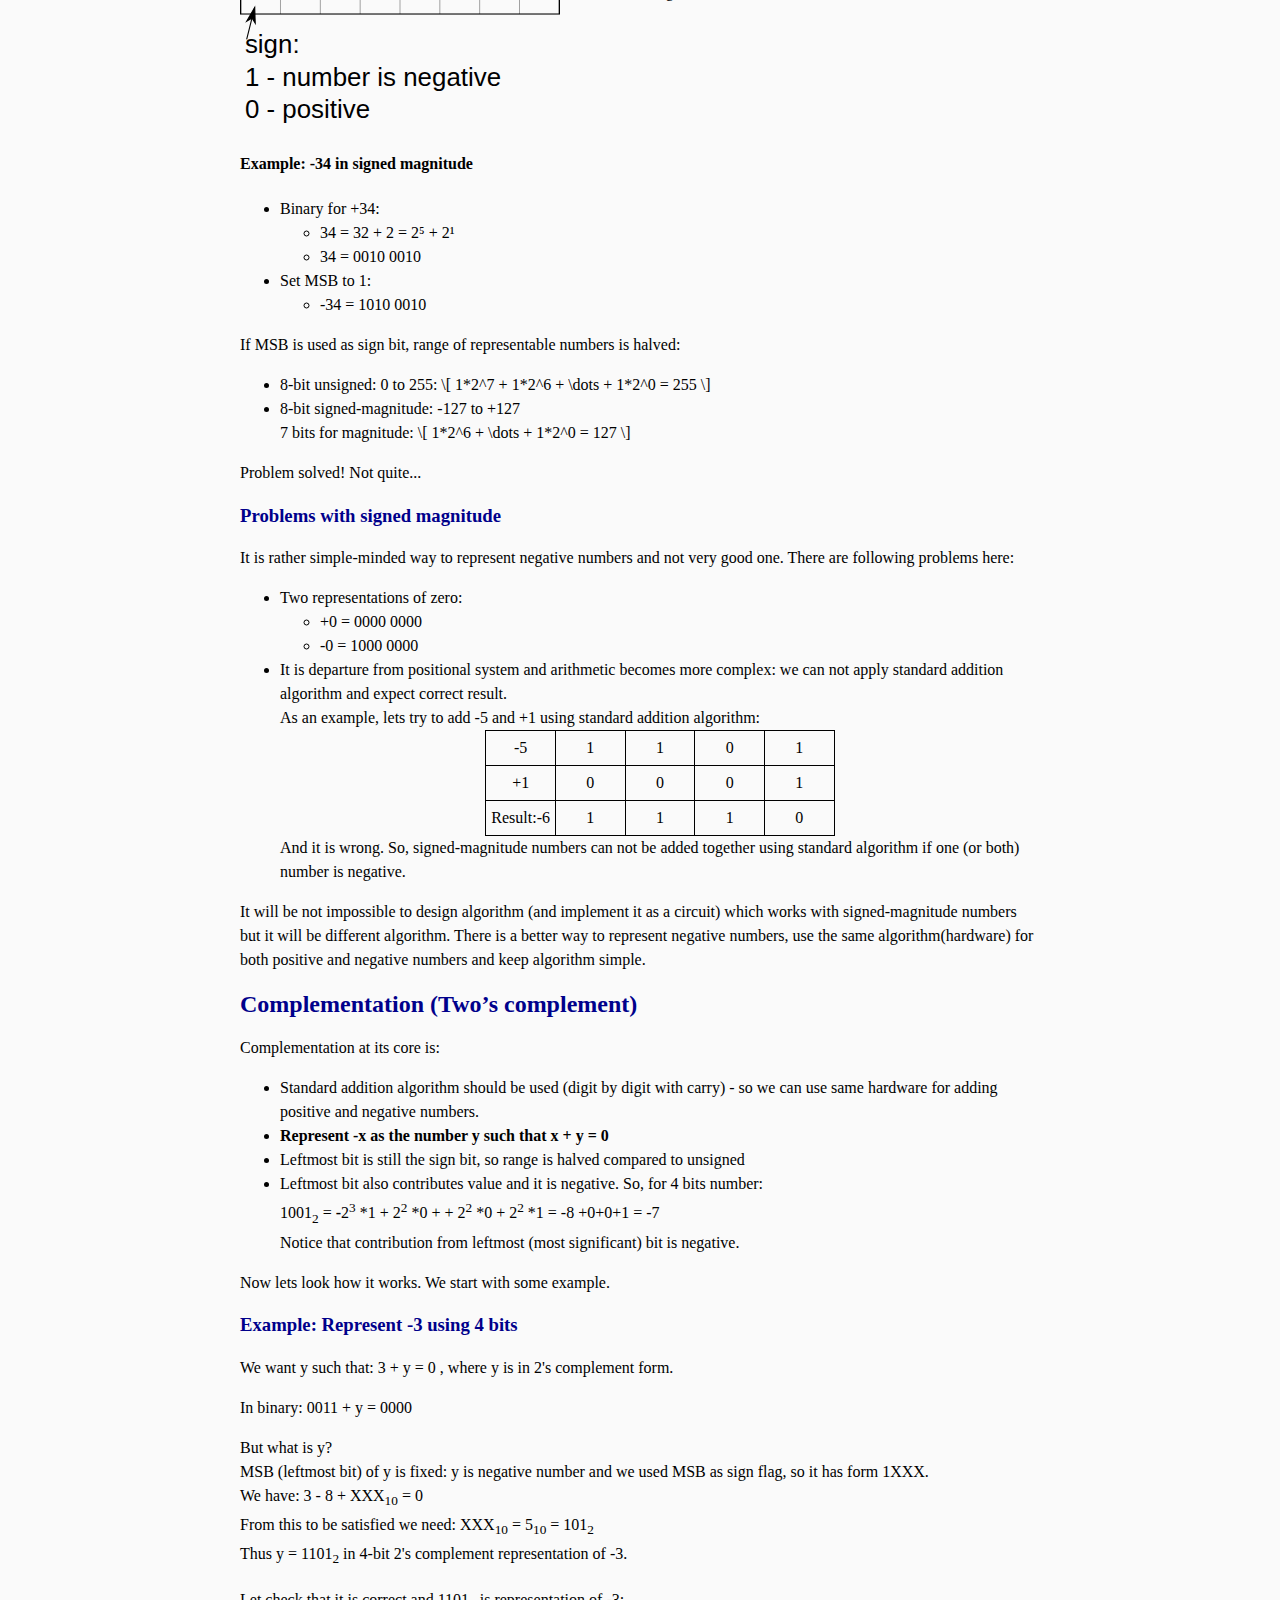
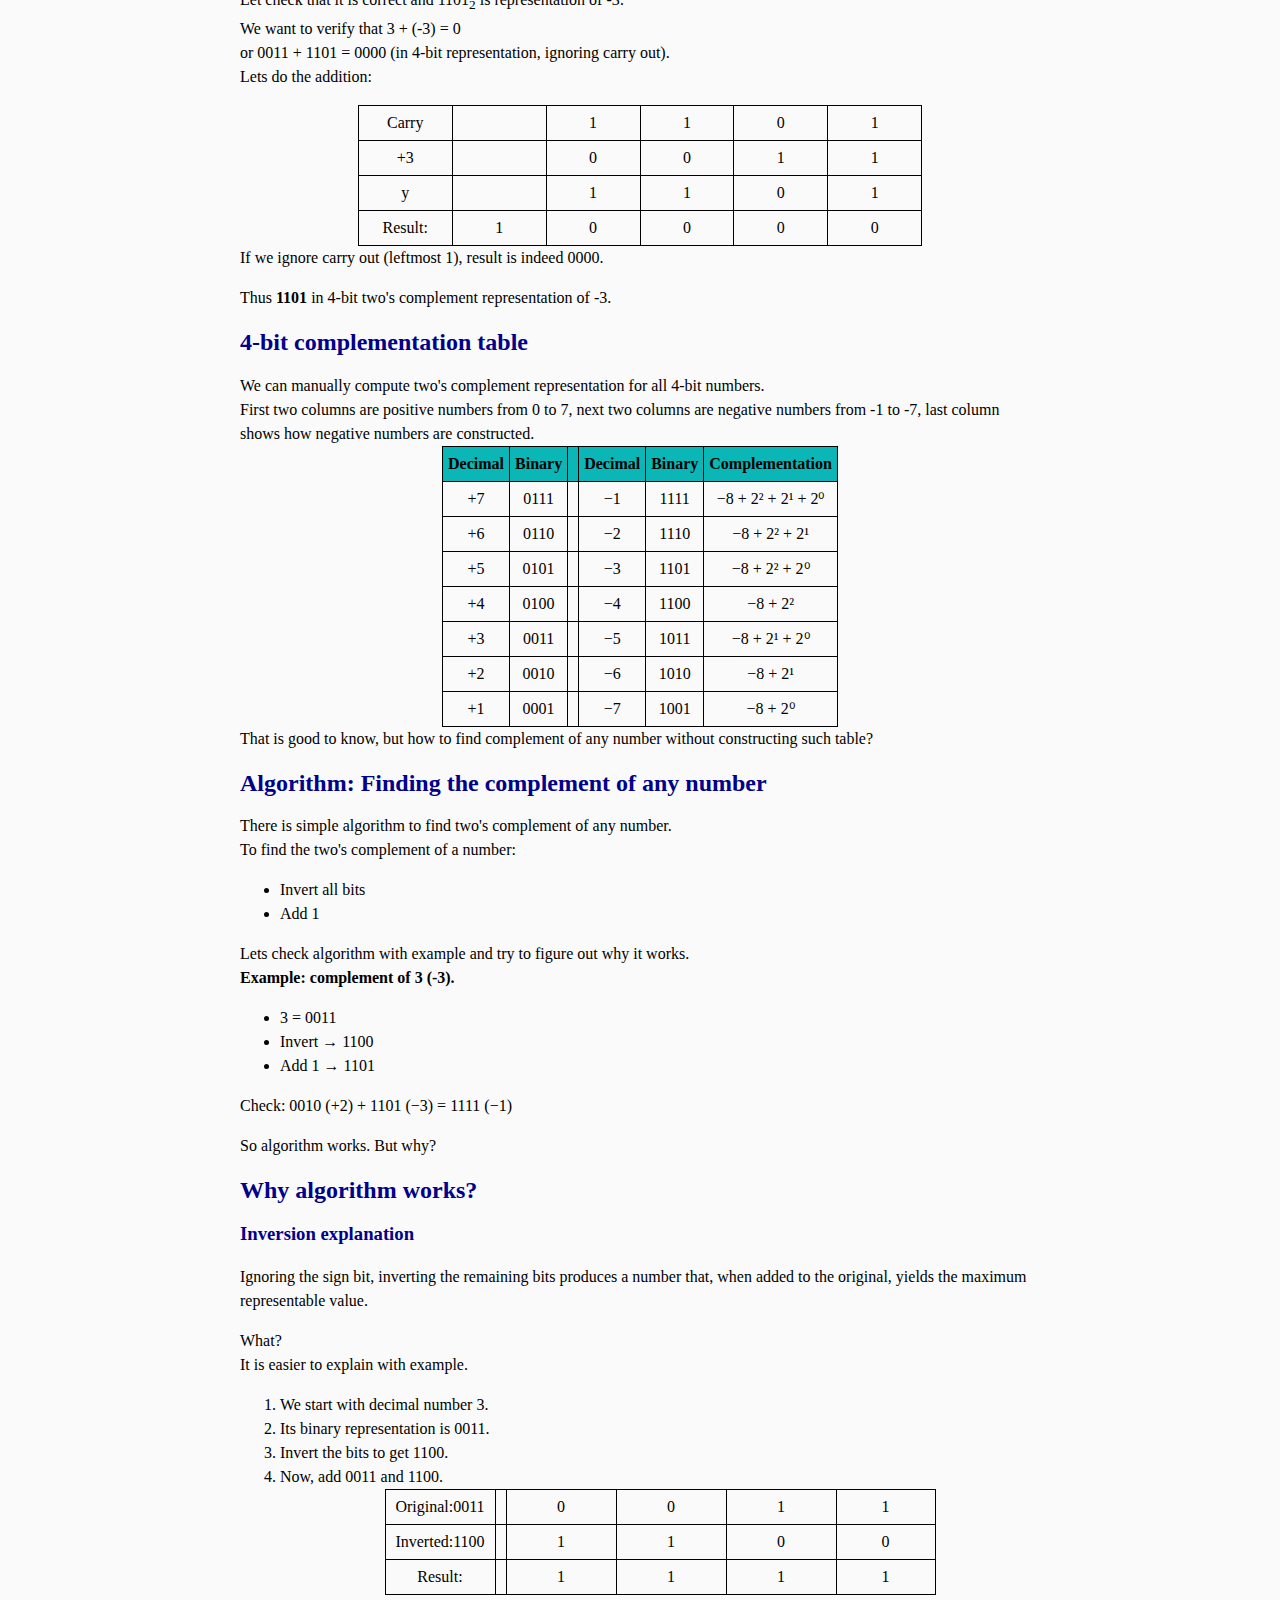
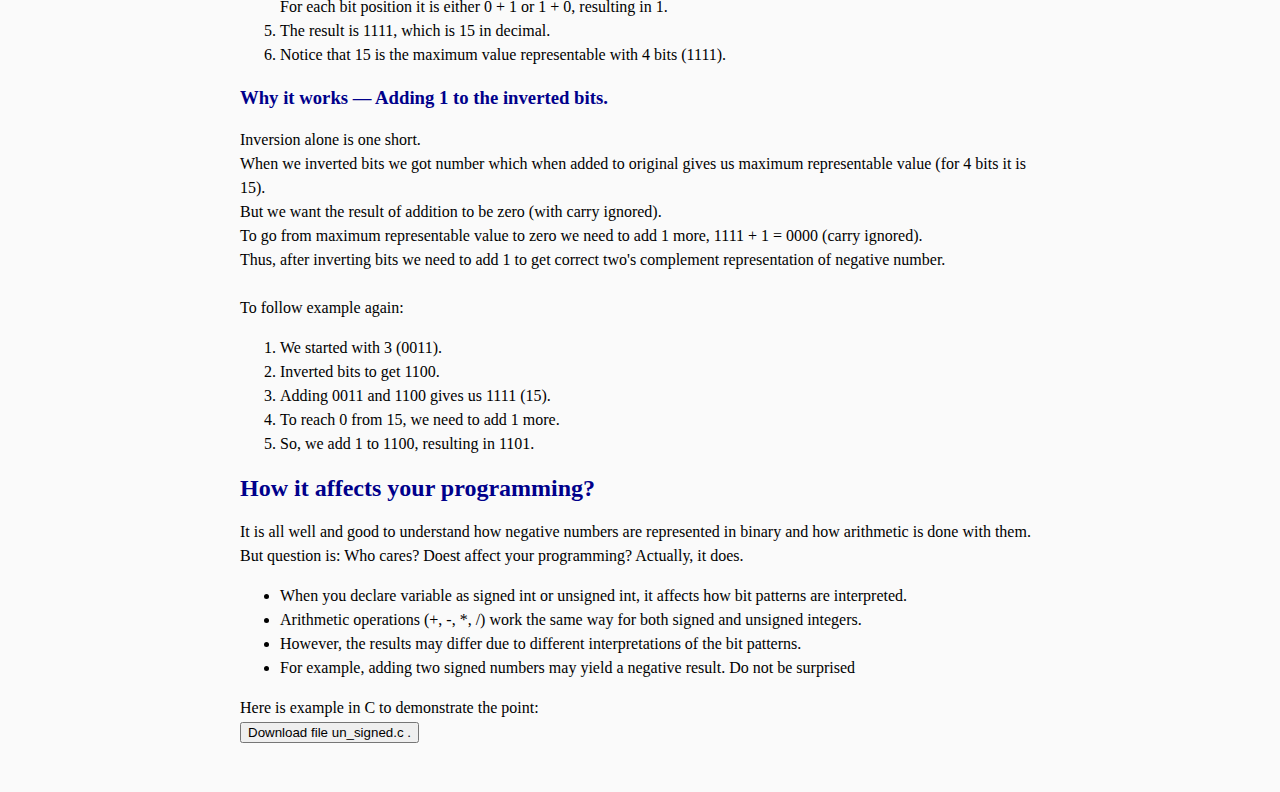
<file: docs/Numbers/negative_binary.html>
<!DOCTYPE html>
<html lang="en">
<head>
<meta charset="UTF-8">
<title>ENGR101: Lecture 3 — Negative Binary Numbers</title>
<link rel="stylesheet" href="../nn_read.css">
<script type="text/javascript" async="" src="https://ecs.wgtn.ac.nz/libs/mathjax/26/MathJax.js?config=TeX-MML-AM_CHTML">
</script>        

</head>

<body>

<h1>Binary number addition and negative binary numbers</h1>

<h2 >Adding binary numbers</h2>
We discussed that all numbers in computer are represented in binary form.
So, arithmetic operations (addition, subtraction, multiplication, division)
should be done in binary as well.<br>
We start with addition.

<h3 id="adding_decimal"> Adding decimal numbers. </h3>
<p>It is done almost exactly the same way as for decimal numbers.</p>
You hopefully recall that to add two decimal numbers together we use 
<b>carry</b> - when result of addition of two digits is 10 or greater
- we carry 1 to the next digit to the right.
<ul>
  <li>2 + 3 = 5</li>
  <li>5 + 7 = 12 (2 with carry of 1)</li>
  <li>237 + 548 = 783 (carry to second digit from the right)</li>
</ul>

<table border="1">
  <colgroup>
    <col style="width: 25%;">
    <col style="width: 25%;">
    <col style="width: 25%;">
    <col style="width: 25%;"> <!-- Inline style for third column -->
  </colgroup>
  <tbody>
    <tr>
      <td>Carry</td> <td>0</td> <td>1</td> <td>0</td>
    </tr>
    <tr> <td></td><td>2</td><td>3</td><td>7</td></tr>
    <tr> <td></td><td>5</td><td>4</td><td>8</td></tr>
    <tr>
      <td>Result:</td>
      <td>7</td>
      <td>8</td>
      <td>3</td>
    </tr>
  </tbody>
</table>

Single digit addition rules for decimal numbers:
<ul>
  <li>Add same digits</li>
  <li>If sum is 10 or greater, write down rightmost digit and carry 1 to next digit</li>
</ul>

<h3>Adding binary numbers</h3>
<p>Similarly, for binary numbers we use carry when sum of two digits is 2 or greater.</p>
Single digit addition rules for binary numbers: 
  <ul
  <li>0 + 0 = 0</li>
  <li>0 + 1 = 1</li>
  <li>1 + 0 = 1</li>
  <li>1 + 1 = 10 (0 with carry of 1)</li>
</ul>
<table border="1">
  <colgroup>
    <col style="width: 25%;">
    <col style="width: 25%;">
    <col style="width: 25%;">
    <col style="width: 25%;"> <!-- Inline style for third column -->
  </colgroup>
  <tbody>
    <tr>
      <td>Carry</td> <td>0</td> <td>1</td> <td>0</td>
    </tr>
    <tr>
      <td>Number 1</td>
      <td>1</td>
      <td>0</td>
      <td>1</td>
    </tr>
    <tr>
      <td>Number 2</td>
      <td>1</td>
      <td>0</td>
      <td>0</td>
    </tr>
    <tr>
      <td>Result:</td>
      <td>0</td>
      <td>1</td>
      <td>1</td>
    </tr>
  </tbody>
</table>

<!--
<h3>Overflow. </h3>
There is a danger lurking there when two <b>fixed length</b> binary numbers are
added together.<br>
-->

Later we will design circuit to do the addition.

<h2>What about negative numbers? — Signed magnitude representation</h2>
<h3> There is no <b>"-"</b> in binary. </h3>
<p>
With decimal numbers we have special symbol to indicate negative number: <b>-</b>. 
But if everything should be represented as combination of 0 and 1 for computer
circuits to understand and this
symbol is not available.
How to represent negative numbers then?<br>
We indicate sign by using the most significant bit (MSB).
MSB is leftmost bit in binary number.</p>

<h3>Signed-and-magnitude format. </h3>
Simplest (but not best)  way would be to set leftmost bit to 1
to indicate that number is negative. It is called
 <b>signed-and-magnitude</b> representation.

<br>For example, for 8-bit signed-magnitude representation:
<p>
<div class="row">
  <div class="column">
    <img src="Images/negat1.svg" alt="Signed magnitude diagram" 
    style="width:80%;"
    alt="negat1.svg">
  </div>
  <div class="column">
    <br><br
    <ul>
      <li>Put 1 into the <strong>MSB</strong> for negative numbers</li>
      <li>7 bits remain for magnitude</li>
      <li>Range becomes from -127 to +127</li>
    </ul>
  </div>
</div>
</p>

<h4>Example: -34 in signed magnitude</h4>
<ul>
  <li>Binary for +34:
    <ul>
      <li>34 = 32 + 2 = 2⁵ + 2¹</li>
      <li>34 = 0010 0010</li>
    </ul>
  </li>
  <li>Set MSB to 1:
    <ul>
      <li>-34 = 1010 0010</li>
    </ul>
  </li>
</ul>
If MSB is used as sign bit, range of representable numbers is halved:
<ul>
  <li>8-bit unsigned: 0 to 255:
    \[ 1*2^7 + 1*2^6 + \dots + 1*2^0 = 255 \]
  </li>
  <li>8-bit signed-magnitude: -127 to +127<br>
    7 bits for magnitude:
    \[ 1*2^6 + \dots + 1*2^0 = 127 \]
  </li>
</ul>
Problem solved! Not quite...

<h3>Problems with signed magnitude</h3>
It is rather simple-minded way to represent negative numbers and
 not very good one.
There are following problems here:
<ul>
  <li>Two representations of zero:
    <ul>
      <li>+0 = 0000 0000</li>
      <li>-0 = 1000 0000</li>
    </ul>
  </li>
  <li>
    It is departure from positional system and arithmetic becomes 
    more complex: 
    we can not apply standard addition algorithm and expect correct result.<br>
    As an example, lets try to add -5 and +1 using 
    standard addition algorithm:
<table>
  <colgroup>
    <col style="width: 20%;">
    <col style="width: 20%;">
    <col style="width: 20%;">
    <col style="width: 20%;">
    <col style="width: 20%;"> <!-- Inline style for third column -->
  </colgroup>
  <tbody>
    <tr> <td>-5</td> <td>1</td> <td>1</td> <td>0</td> <td>1</td>  </tr>
    <tr> <td>+1</td> <td>0</td>  <td>0</td>  <td>0</td> <td>1</td> </tr>
    <tr> <td>Result:-6</td> <td>1</td><td>1</td><td>1</td> <td>0</td> </tr>
  </tbody>
</table>
  And it is wrong. So, signed-magnitude numbers can not be added together using 
  standard algorithm if  one (or both) number is negative. 
  </li>
</ul>

<p>
It will be not impossible to design algorithm (and implement it as a circuit)
which works with signed-magnitude numbers but it will be different algorithm.

There is a better way to represent negative numbers, use the same algorithm(hardware) 
for both positive and negative numbers and keep algorithm simple.
</p>

<h2>Complementation (Two’s complement)</h2>
Complementation at its core is:
<ul>
  <li>Standard addition algorithm should be used (digit by digit with carry) - so we 
    can use same hardware for adding positive and negative numbers.
  </li>
  <li><strong>Represent -x as the number y such that x + y = 0</strong></li>
  <li> Leftmost bit is still the sign bit, so range is halved compared to unsigned</li>
  <li> Leftmost bit also contributes value and it is negative. So, for 4 bits 
    number:<br>
    1001<sub>2</sub> =  <strong>-</strong>2<sup>3</sup> *1 + 2<sup>2</sup> *0 +
    + 2<sup>2</sup> *0 + 2<sup>2</sup> *1 = -8 +0+0+1 = -7<br>
   Notice that contribution from leftmost (most significant) bit is negative.
  </li>
</ul>
Now lets look how it works. We start with some example.<br>

<h3>Example: Represent -3 using 4 bits</h3>

<p>We want y such that: 3 + y = 0 , where y is in 2's complement form.</p>
<p> In binary: 0011 + y = 0000</p>
But what is y?<br>
MSB (leftmost bit) of y is fixed: y is negative number and we used MSB as sign flag,
so it has form 1XXX.<br>
We have:
3 - 8 + XXX<sub>10</sub> = 0 <br>
From this to be satisfied we need: 
XXX<sub>10</sub> = 5<sub>10</sub> = 101<sub>2</sub><br>
Thus y = 1101<sub>2</sub> in 4-bit 2's complement representation of -3.<br>
<p> Let check that it is correct and 1101<sub>2</sub> is representation of -3: <br>
  We want to verify that 3 + (-3) = 0 <br>
  or 0011 + 1101 = 0000 (in 4-bit representation, ignoring carry out).<br>
  Lets do the addition:
</p>
<table>
  <colgroup>
    <col style="width: 10%;">
    <col style="width: 10%;">
    <col style="width: 10%;">
    <col style="width: 10%;">
    <col style="width: 10%;">
    <col style="width: 10%;">
  </colgroup>
  <tbody>
    <tr> <td>Carry</td> <td></td> <td>1</td> <td>1</td> <td>0</td> <td>1</td>  </tr>
    <tr> <td>+3</td> <td></td><td>0</td>  <td>0</td>  <td>1</td> <td>1</td> </tr>
    <tr> <td>y</td> <td></td><td>1</td>  <td>1</td>  <td>0</td> <td>1</td> </tr>
    <tr> <td>Result:</td> <td>1</td><td>0</td><td>0</td><td>0</td> <td>0</td> </tr>
  </tbody>
</table>
If we ignore carry out (leftmost 1), result is indeed 0000.<br>
<p>Thus  <strong>1101</strong> in 4-bit two's complement representation of -3.</p>


<h2>4‑bit complementation table</h2>
We can manually compute two's complement representation for all
4-bit numbers.<br>
First two columns are positive numbers from 0 to 7,
next two columns are negative numbers from -1 to -7,
last column shows how negative numbers are constructed.
<br>
<table style="text-align: center;">
<tr><th>Decimal</th><th>Binary</th><th></th></th><th>Decimal</th><th>Binary</th><th>Complementation</th></tr>
<tr><td>+7</td><td>0111</td><td> </td><td>−1</td><td>1111</td><td>−8 + 2² + 2¹ + 2⁰</td></tr>
<tr><td>+6</td><td>0110</td><td> </td><td>−2</td><td>1110</td><td>−8 + 2² + 2¹</td></tr>
<tr><td>+5</td><td>0101</td><td> </td><td>−3</td><td>1101</td><td>−8 + 2² + 2⁰</td></tr>
<tr><td>+4</td><td>0100</td><td> </td><td>−4</td><td>1100</td><td>−8 + 2²</td></tr>
<tr><td>+3</td><td>0011</td><td> </td><td>−5</td><td>1011</td><td>−8 + 2¹ + 2⁰</td></tr>
<tr><td>+2</td><td>0010</td><td> </td><td>−6</td><td>1010</td><td>−8 + 2¹</td></tr>
<tr><td>+1</td><td>0001</td><td> </td><td>−7</td><td>1001</td><td>−8 + 2⁰</td></tr>
</table>
That is good to know, but how to find complement of any number
without constructing such table?

<h2>Algorithm: Finding the complement of any number</h2>
There is simple algorithm to find two's complement of any number.<br>
To find the two's complement of a number:
<ul>
  <li>Invert all bits</li>
  <li>Add 1</li>
</ul>
Lets check algorithm with example and try to figure out why it works.
<div class="box">
  <strong>Example: complement of 3 (-3).</strong>
  <ul>
  <li>3 = 0011</li>
  <li>Invert → 1100</li>
  <li>Add 1 → 1101</li>
  </ul>
 <p>Check: 0010 (+2) + 1101 (−3) = 1111 (−1)</p>
</div>
So algorithm works. But why?

<h2>Why algorithm works?</h2>
<h3>Inversion explanation</h3>

<p>Ignoring the sign bit, inverting the remaining bits produces a number that, 
  when added to the original, yields the maximum representable value.</p>
  What?<br>
  It is easier to explain with example.
  <ol>
    <li> We start with decimal number 3.</li>
    <li> Its binary representation is 0011.</li>
    <li> Invert the bits to get 1100.</li>
    <li> Now, add 0011 and 1100.
      <table>
        <colgroup>
          <col style="width: 20%;">
          <col style="width: 2%;">
          <col style="width: 20%;">
          <col style="width: 20%;">
          <col style="width: 20%;">
        </colgroup>
        <tbody>
          <tr> <td>Original:0011</td> <td></td><td>0</td>  <td>0</td>  <td>1</td> <td>1</td> </tr>
          <tr> <td>Inverted:1100</td> <td></td><td>1</td>  <td>1</td>  <td>0</td> <td>0</td> </tr>
          <tr> <td>Result:</td> <td>  </td><td>1</td><td>1</td><td>1</td> <td>1</td> </tr>
        </tbody>
      </table>
      For each bit position it is either 0 + 1 or 1 + 0, resulting in 1.
    </li>
    <li> The result is 1111, which is 15 in decimal.</li>
    <li> Notice that 15 is the maximum value representable with 4 bits (1111).</li>
  </ol>

<h3>Why it works — Adding 1 to the inverted bits.</h3>
  
 Inversion alone is one short. <br>
  When we inverted bits we got number which when added to original
  gives us maximum representable value (for 4 bits it is 15).<br>
  But we want the result of addition to be zero (with carry ignored).<br>
  To go from maximum representable value to zero we need to add 1 more,
  1111 + 1 = 0000 (carry ignored).<br>
  Thus, after inverting bits we need to add 1 to get correct two's complement
  representation of negative number.<br>
  <br>
  To follow example again:
  <ol>
    <li> We started with 3 (0011).</li>
    <li> Inverted bits to get 1100.</li>
    <li> Adding 0011 and 1100 gives us 1111 (15).</li>
    <li> To reach 0 from 15, we need to add 1 more.</li>
    <li> So, we add 1 to 1100, resulting in 1101.</li>
  </ol>

 
<!--
<h2>Addition example</h2>
<ul>
  <li>+3 = 0011</li>
  <li>−3 = invert → 1100, add 1 → 1101</li>
  <li>0011 + 1101 = 0000 (carry ignored)</li>
</ul>
<h2>Subtraction example</h2>
<ul>
  <li>+18 = 0001 0010</li>
  <li>−25:
    <ul>
      <li>+25 = 0001 1001</li>
      <li>invert → 1110 0110</li>
      <li>add 1 → 1110 0111</li>
    </ul>
  </li>
  <li>0001 0010 + 1110 0111 = 1111 1001 (−7)</li>
</ul>
-->
<h2>How it affects your programming?</h2>
<p>
It is all well and good to understand how negative numbers are represented
in binary and how arithmetic is done with them. 
But question is: Who cares? Doest affect your programming?
Actually, it does.
</p>
<ul>
  <li>When you declare variable as signed int or
     unsigned int,
    it affects how bit patterns are interpreted.</li>
  <li>Arithmetic operations (+, -, *, /) work the same way for both
    signed and unsigned integers.</li>
  <li>However, the results may differ due to different interpretations
    of the bit patterns.</li>
  <li>For example, adding two signed numbers may yield a negative result.
    Do not be surprised</li>
</ul>
Here is example in C to demonstrate the point:<br>
 <a href="Code/un_signed.c" download>  <button>Download file un_signed.c .</button></a>

</body>
</html>
</file>
<file: docs/nn_read.css>
table{
          
      text-align: center;
      margin-left: auto;
      margin-right: auto; /* Centers the table */
      border-collapse: collapse; /* merge borders */ 
      border-spacing: 0; /* remove gaps */
}
td {   
      border: solid 1px black; 
      padding: 5px;
      text-align: center;}               
th {  border: solid 1px black; 
      color: black;  
      padding: 5px;
      background: rgb(11, 182, 182);}

h1 {  color:  darkblue;}
h2 {  color:  darkblue;}
h3 {  color:  darkblue;}

.column {
  float: left;
  width: 50.0%;
}

/* Clear floats after the columns */
.row:after {
  content: "";
  display: table;
  clear: both;
}

body {
	margin: 2em auto;
   max-width: 800px;
   padding: 1em;
   background-color: rgb(250,250,250);
   line-height: 1.5em;
}
</file>
